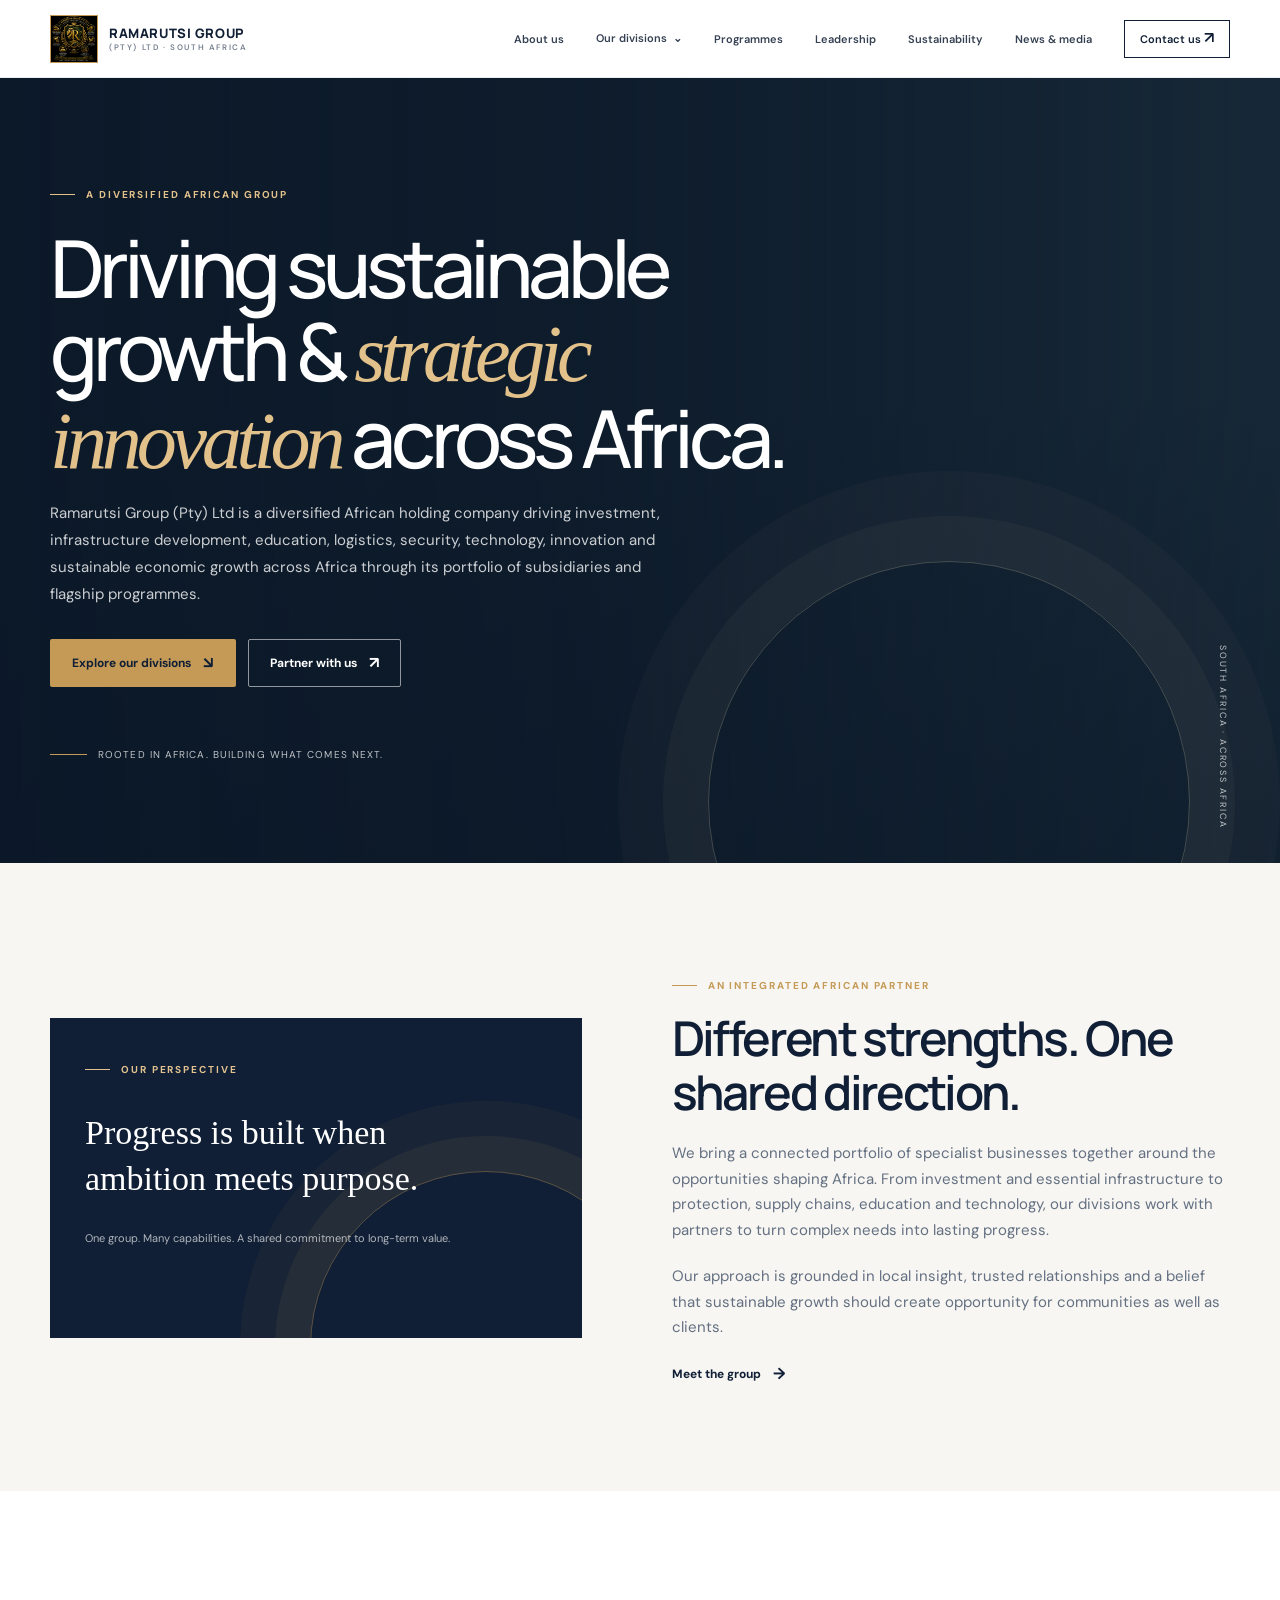
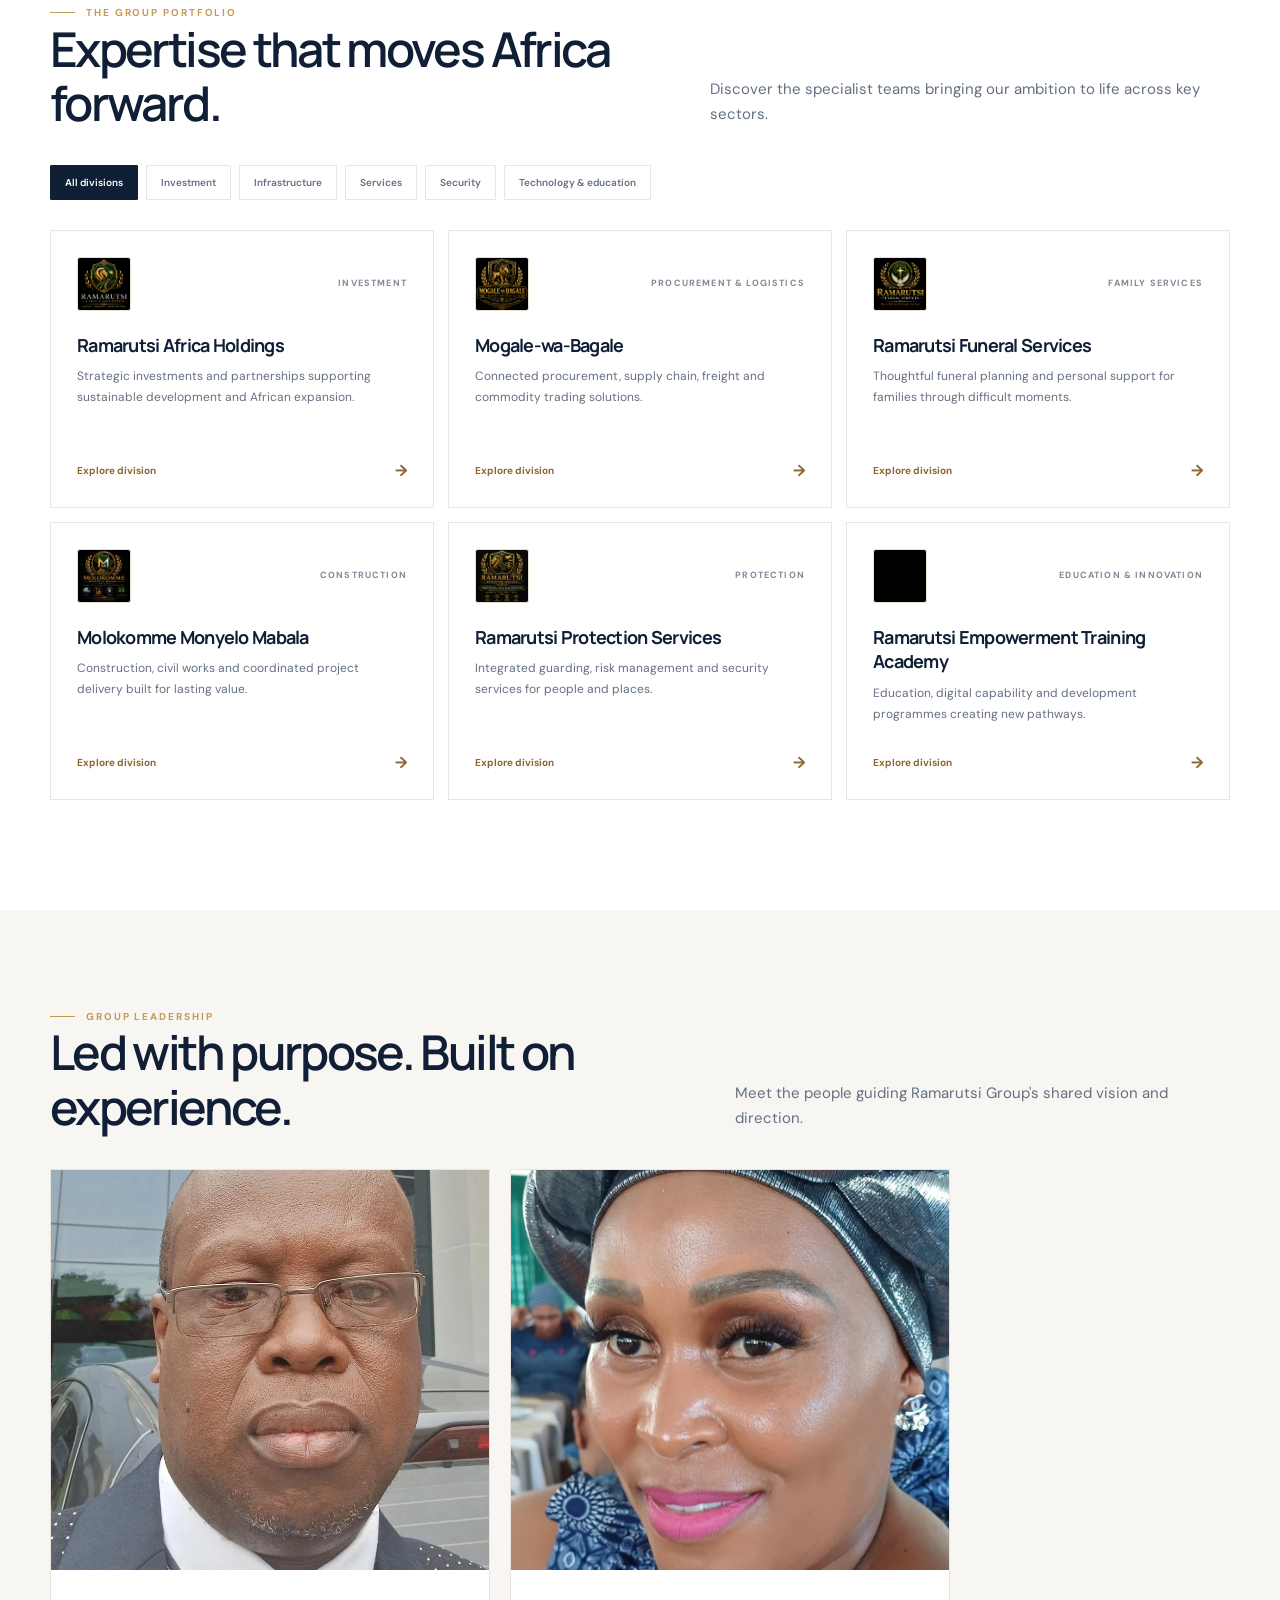
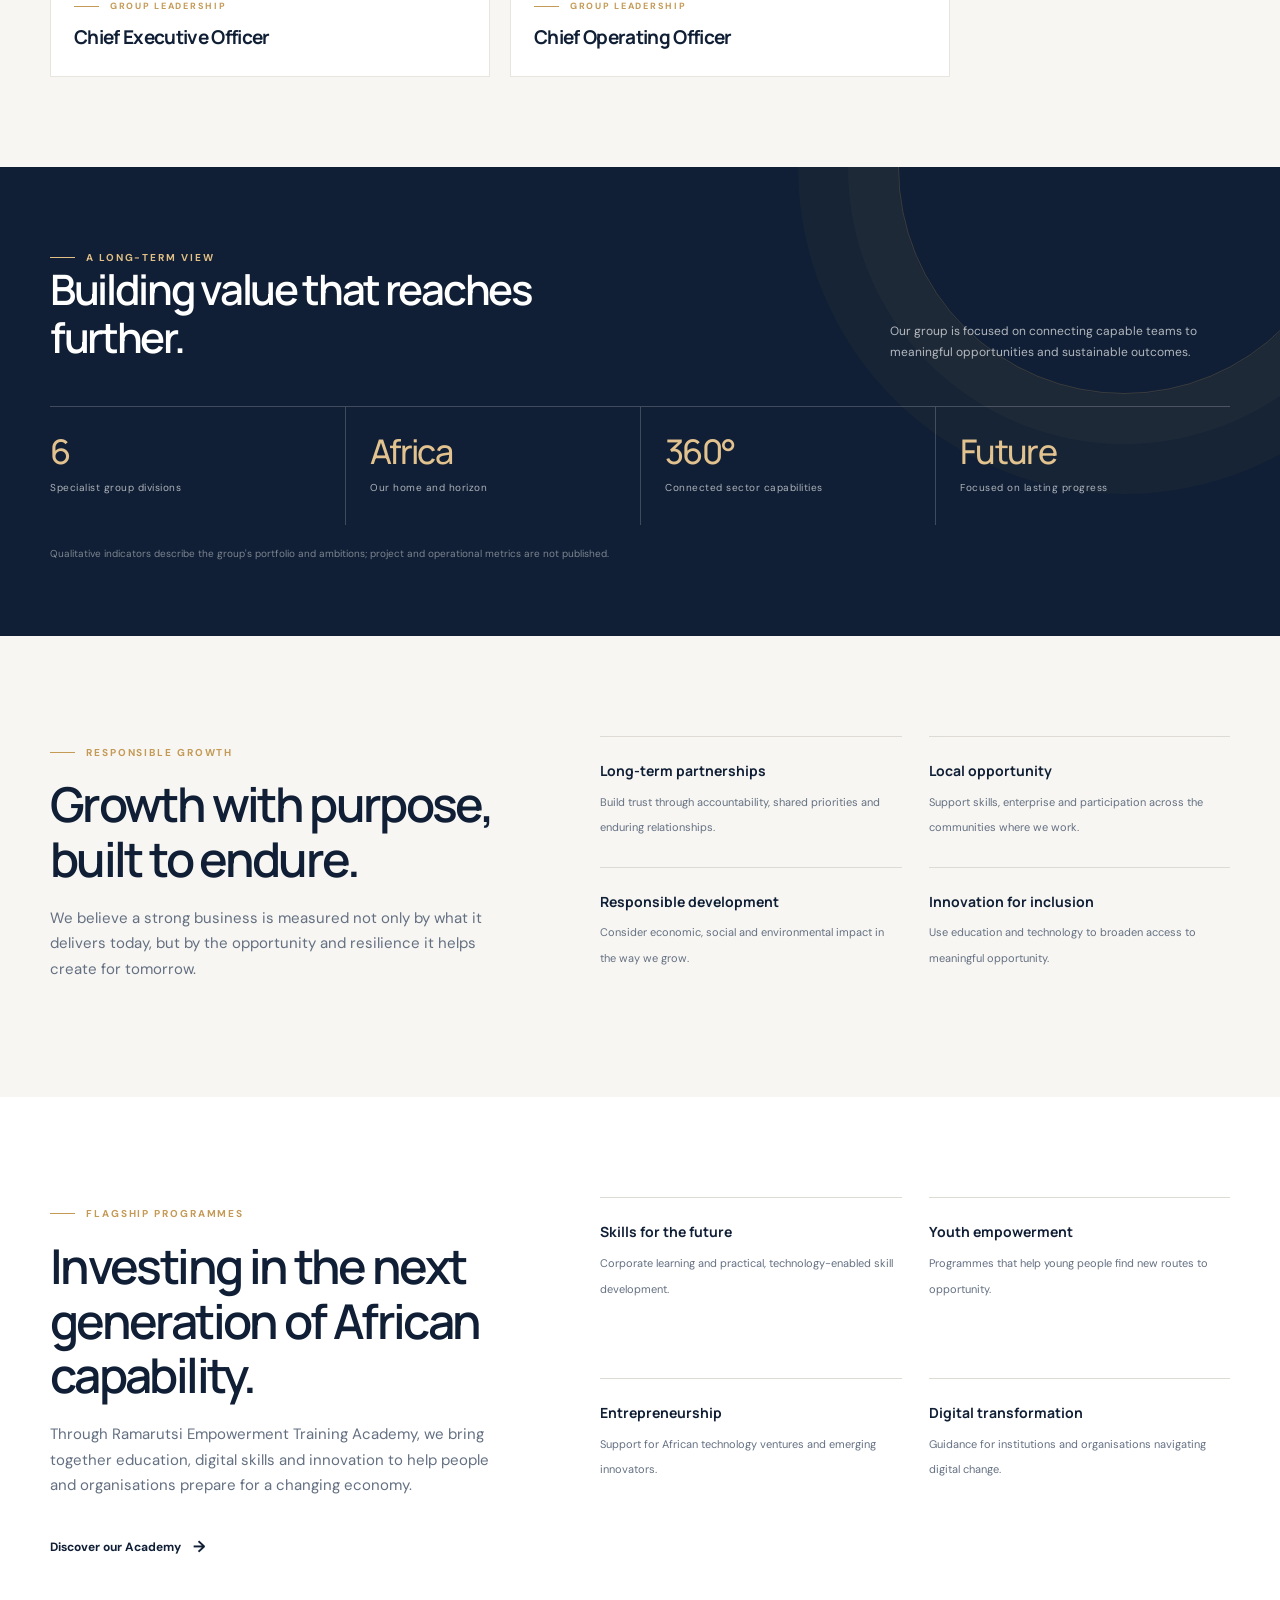
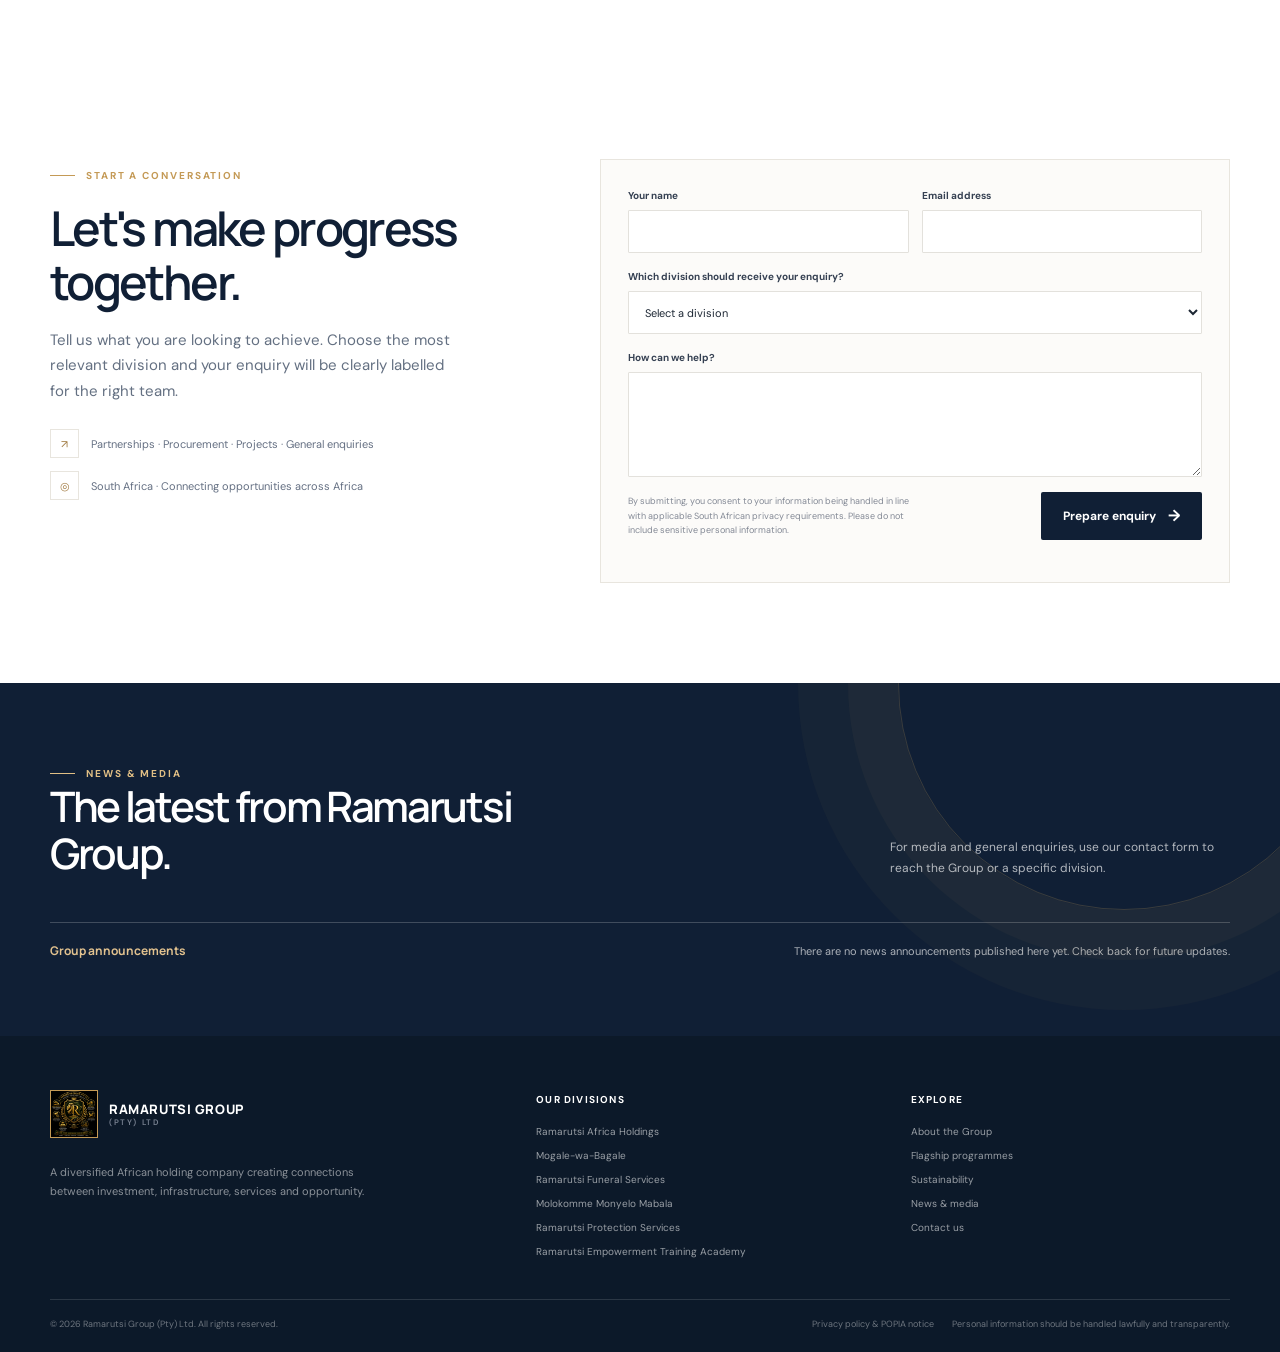
<file: ramarutsi-group-website/index.html>
<!doctype html>
<html lang="en-ZA">
<head>
  <meta charset="utf-8">
  <meta name="viewport" content="width=device-width, initial-scale=1">
  <meta name="theme-color" content="#101f35">
  <meta name="description" content="Ramarutsi Group is a diversified African holding company advancing investment, infrastructure, logistics, security, education and innovation.">
  <meta name="keywords" content="Ramarutsi Group, African investment, infrastructure, procurement, logistics, security services, education, South Africa">
  <meta property="og:title" content="Ramarutsi Group | Building Africa's next chapter">
  <meta property="og:description" content="A diversified African group delivering progress across investment, infrastructure, logistics, security, education and innovation.">
  <meta property="og:type" content="website">
  <title>Ramarutsi Group | Building Africa's next chapter</title>
  <link rel="preconnect" href="https://fonts.googleapis.com">
  <link rel="preconnect" href="https://fonts.gstatic.com" crossorigin>
  <link rel="preconnect" href="https://images.unsplash.com">
  <link rel="stylesheet" href="assets/css/style.css">
</head>
<body>
  <header class="site-header">
    <nav class="container nav-inner" aria-label="Main navigation">
      <a class="brand" href="index.html" aria-label="Ramarutsi Group home">
        <span class="brand-mark" aria-hidden="true"><img src="Ramarutsi%20Group%20Logo.jpeg" alt=""></span>
        <span class="brand-copy">Ramarutsi Group<small>(Pty) Ltd · South Africa</small></span>
      </a>
      <button class="menu-toggle" type="button" aria-label="Open navigation menu" aria-expanded="false" aria-controls="primary-navigation">☰</button>
      <ul class="nav-links" id="primary-navigation">
        <li><a href="#about">About us</a></li>
        <li class="nav-dropdown">
          <button type="button" aria-haspopup="true">Our divisions <span aria-hidden="true">⌄</span></button>
          <div class="dropdown-menu">
            <a href="companies/africa-holdings.html">Ramarutsi Africa Holdings</a>
            <a href="companies/mogale-wa-bagale.html">Mogale-wa-Bagale</a>
            <a href="companies/funeral-services.html">Ramarutsi Funeral Services</a>
            <a href="companies/molokomme-monyelo-mabala.html">Molokomme Monyelo Mabala</a>
            <a href="companies/protection-services.html">Ramarutsi Protection Services</a>
            <a href="companies/reta.html">Ramarutsi Empowerment Training Academy</a>
          </div>
        </li>
        <li><a href="#programmes">Programmes</a></li>
        <li><a href="#leadership">Leadership</a></li>
        <li><a href="#sustainability">Sustainability</a></li>
        <li><a href="#news">News &amp; media</a></li>
        <li><a class="nav-cta" href="#contact">Contact us <span class="arrow" aria-hidden="true">↗</span></a></li>
      </ul>
    </nav>
  </header>

  <main>
    <section class="hero" aria-labelledby="hero-title">
      <div class="container hero-content">
        <span class="eyebrow">A diversified African group</span>
        <h1 id="hero-title">Driving sustainable growth &amp; <em>strategic innovation</em> across Africa.</h1>
        <p>Ramarutsi Group (Pty) Ltd is a diversified African holding company driving investment, infrastructure development, education, logistics, security, technology, innovation and sustainable economic growth across Africa through its portfolio of subsidiaries and flagship programmes.</p>
        <div class="hero-actions">
          <a class="button button-gold" href="#divisions">Explore our divisions <span class="arrow" aria-hidden="true">↘</span></a>
          <a class="button button-outline" href="#contact">Partner with us <span class="arrow" aria-hidden="true">↗</span></a>
        </div>
        <div class="hero-note">Rooted in Africa. Building what comes next.</div>
      </div>
      <span class="hero-corner">South Africa · Across Africa</span>
    </section>

    <section class="intro" id="about">
      <div class="container intro-grid">
        <div class="intro-aside">
          <span class="eyebrow">Our perspective</span>
          <blockquote>Progress is built when ambition meets purpose.</blockquote>
          <p>One group. Many capabilities. A shared commitment to long-term value.</p>
        </div>
        <div class="intro-copy">
          <span class="eyebrow">An integrated African partner</span>
          <h2 class="section-heading">Different strengths. One shared direction.</h2>
          <p>We bring a connected portfolio of specialist businesses together around the opportunities shaping Africa. From investment and essential infrastructure to protection, supply chains, education and technology, our divisions work with partners to turn complex needs into lasting progress.</p>
          <p>Our approach is grounded in local insight, trusted relationships and a belief that sustainable growth should create opportunity for communities as well as clients.</p>
          <a class="intro-link" href="#divisions">Meet the group <span class="arrow" aria-hidden="true">→</span></a>
        </div>
      </div>
    </section>

    <section class="divisions" id="divisions">
      <div class="container">
        <div class="section-topline">
          <div>
            <span class="eyebrow">The group portfolio</span>
            <h2 class="section-heading">Expertise that moves Africa forward.</h2>
          </div>
          <p class="section-copy">Discover the specialist teams bringing our ambition to life across key sectors.</p>
        </div>
        <div class="filter-row" role="group" aria-label="Filter divisions by sector">
          <button class="filter-button" type="button" data-filter="all" aria-pressed="true">All divisions</button>
          <button class="filter-button" type="button" data-filter="investment" aria-pressed="false">Investment</button>
          <button class="filter-button" type="button" data-filter="infrastructure" aria-pressed="false">Infrastructure</button>
          <button class="filter-button" type="button" data-filter="services" aria-pressed="false">Services</button>
          <button class="filter-button" type="button" data-filter="security" aria-pressed="false">Security</button>
          <button class="filter-button" type="button" data-filter="technology" aria-pressed="false">Technology &amp; education</button>
        </div>
        <div class="division-grid">
          <article class="division-card" data-sectors="investment">
            <div class="division-top"><span class="division-icon division-logo"><img src="assets/images/division-africa-holdings.webp" alt="" loading="lazy" decoding="async"></span><span class="division-sector">Investment</span></div>
            <h3>Ramarutsi Africa Holdings</h3>
            <p>Strategic investments and partnerships supporting sustainable development and African expansion.</p>
            <a href="companies/africa-holdings.html"><span>Explore division</span><span aria-hidden="true">→</span></a>
          </article>
          <article class="division-card" data-sectors="services infrastructure">
            <div class="division-top"><span class="division-icon division-logo"><img src="assets/images/division-mogale-wa-bagale.webp" alt="" loading="lazy" decoding="async"></span><span class="division-sector">Procurement &amp; logistics</span></div>
            <h3>Mogale-wa-Bagale</h3>
            <p>Connected procurement, supply chain, freight and commodity trading solutions.</p>
            <a href="companies/mogale-wa-bagale.html"><span>Explore division</span><span aria-hidden="true">→</span></a>
          </article>
          <article class="division-card" data-sectors="services">
            <div class="division-top"><span class="division-icon division-logo"><img src="assets/images/division-funeral-services.webp" alt="" loading="lazy" decoding="async"></span><span class="division-sector">Family services</span></div>
            <h3>Ramarutsi Funeral Services</h3>
            <p>Thoughtful funeral planning and personal support for families through difficult moments.</p>
            <a href="companies/funeral-services.html"><span>Explore division</span><span aria-hidden="true">→</span></a>
          </article>
          <article class="division-card" data-sectors="infrastructure services">
            <div class="division-top"><span class="division-icon division-logo"><img src="assets/images/division-molokomme-monyelo-mabala.webp" alt="" loading="lazy" decoding="async"></span><span class="division-sector">Construction</span></div>
            <h3>Molokomme Monyelo Mabala</h3>
            <p>Construction, civil works and coordinated project delivery built for lasting value.</p>
            <a href="companies/molokomme-monyelo-mabala.html"><span>Explore division</span><span aria-hidden="true">→</span></a>
          </article>
          <article class="division-card" data-sectors="security services">
            <div class="division-top"><span class="division-icon division-logo"><img src="assets/images/division-protection-services.webp" alt="" loading="lazy" decoding="async"></span><span class="division-sector">Protection</span></div>
            <h3>Ramarutsi Protection Services</h3>
            <p>Integrated guarding, risk management and security services for people and places.</p>
            <a href="companies/protection-services.html"><span>Explore division</span><span aria-hidden="true">→</span></a>
          </article>
          <article class="division-card" data-sectors="technology">
            <div class="division-top"><span class="division-icon division-logo"><img src="assets/images/division-reta.webp" alt="" loading="lazy" decoding="async"></span><span class="division-sector">Education &amp; innovation</span></div>
            <h3>Ramarutsi Empowerment Training Academy</h3>
            <p>Education, digital capability and development programmes creating new pathways.</p>
            <a href="companies/reta.html"><span>Explore division</span><span aria-hidden="true">→</span></a>
          </article>
        </div>
      </div>
    </section>

    <section class="leadership" id="leadership">
      <div class="container">
        <div class="section-topline">
          <div>
            <span class="eyebrow">Group leadership</span>
            <h2 class="section-heading">Led with purpose. Built on experience.</h2>
          </div>
          <p class="section-copy">Meet the people guiding Ramarutsi Group's shared vision and direction.</p>
        </div>
        <div class="leadership-grid">
          <figure class="leader-card">
            <div class="leader-image"><img src="assets/images/leader-ceo.webp" alt="Ramarutsi Group Chief Executive Officer wearing glasses" loading="lazy" decoding="async"></div>
            <figcaption><span class="eyebrow">Group leadership</span><h3>Chief Executive Officer</h3></figcaption>
          </figure>
          <figure class="leader-card">
            <div class="leader-image"><img src="assets/images/leader-coo.webp" alt="Ramarutsi Group Chief Operating Officer wearing blue" loading="lazy" decoding="async"></div>
            <figcaption><span class="eyebrow">Group leadership</span><h3>Chief Operating Officer</h3></figcaption>
          </figure>
        </div>
      </div>
    </section>

    <section class="impact" aria-labelledby="impact-title">
      <div class="container">
        <div class="impact-header">
          <div><span class="eyebrow">A long-term view</span><h2 class="section-heading" id="impact-title">Building value that reaches further.</h2></div>
          <p>Our group is focused on connecting capable teams to meaningful opportunities and sustainable outcomes.</p>
        </div>
        <div class="metric-grid">
          <div class="metric"><strong>6</strong><span>Specialist group divisions</span></div>
          <div class="metric"><strong>Africa</strong><span>Our home and horizon</span></div>
          <div class="metric"><strong>360°</strong><span>Connected sector capabilities</span></div>
          <div class="metric"><strong>Future</strong><span>Focused on lasting progress</span></div>
        </div>
        <p class="impact-note">Qualitative indicators describe the group's portfolio and ambitions; project and operational metrics are not published.</p>
      </div>
    </section>

    <section class="values" id="sustainability">
      <div class="container values-grid">
        <div class="values-copy">
          <span class="eyebrow">Responsible growth</span>
          <h2 class="section-heading">Growth with purpose, built to endure.</h2>
          <p>We believe a strong business is measured not only by what it delivers today, but by the opportunity and resilience it helps create for tomorrow.</p>
        </div>
        <ul class="value-list">
          <li><strong>Long-term partnerships</strong><span>Build trust through accountability, shared priorities and enduring relationships.</span></li>
          <li><strong>Local opportunity</strong><span>Support skills, enterprise and participation across the communities where we work.</span></li>
          <li><strong>Responsible development</strong><span>Consider economic, social and environmental impact in the way we grow.</span></li>
          <li><strong>Innovation for inclusion</strong><span>Use education and technology to broaden access to meaningful opportunity.</span></li>
        </ul>
      </div>
    </section>

    <section class="values" id="programmes" style="background:#fff">
      <div class="container values-grid">
        <div class="values-copy">
          <span class="eyebrow">Flagship programmes</span>
          <h2 class="section-heading">Investing in the next generation of African capability.</h2>
          <p>Through Ramarutsi Empowerment Training Academy, we bring together education, digital skills and innovation to help people and organisations prepare for a changing economy.</p>
          <a class="intro-link" href="companies/reta.html">Discover our Academy <span class="arrow" aria-hidden="true">→</span></a>
        </div>
        <ul class="value-list">
          <li><strong>Skills for the future</strong><span>Corporate learning and practical, technology-enabled skill development.</span></li>
          <li><strong>Youth empowerment</strong><span>Programmes that help young people find new routes to opportunity.</span></li>
          <li><strong>Entrepreneurship</strong><span>Support for African technology ventures and emerging innovators.</span></li>
          <li><strong>Digital transformation</strong><span>Guidance for institutions and organisations navigating digital change.</span></li>
        </ul>
      </div>
    </section>

    <section class="contact" id="contact">
      <div class="container contact-grid">
        <div class="contact-copy">
          <span class="eyebrow">Start a conversation</span>
          <h2 class="section-heading">Let's make progress together.</h2>
          <p>Tell us what you are looking to achieve. Choose the most relevant division and your enquiry will be clearly labelled for the right team.</p>
          <div class="contact-detail"><span aria-hidden="true">↗</span><span>Partnerships · Procurement · Projects · General enquiries</span></div>
          <div class="contact-detail"><span aria-hidden="true">◎</span><span>South Africa · Connecting opportunities across Africa</span></div>
        </div>
        <form class="contact-form" id="contact-form">
          <div class="field"><label for="name">Your name</label><input id="name" name="name" autocomplete="name" required></div>
          <div class="field"><label for="email">Email address</label><input id="email" name="email" type="email" autocomplete="email" required></div>
          <div class="field field-full"><label for="division">Which division should receive your enquiry?</label>
            <select id="division" name="division" required>
              <option value="" disabled selected>Select a division</option>
              <option value="africa-holdings">Ramarutsi Africa Holdings</option>
              <option value="mogale-wa-bagale">Mogale-wa-Bagale</option>
              <option value="funeral-services">Ramarutsi Funeral Services</option>
              <option value="molokomme-monyelo-mabala">Molokomme Monyelo Mabala</option>
              <option value="protection-services">Ramarutsi Protection Services</option>
              <option value="reta">Ramarutsi Empowerment Training Academy</option>
              <option value="group">Ramarutsi Group — general enquiry</option>
            </select>
          </div>
          <div class="field field-full"><label for="message">How can we help?</label><textarea id="message" name="message" required></textarea></div>
          <div class="form-foot">
            <p>By submitting, you consent to your information being handled in line with applicable South African privacy requirements. Please do not include sensitive personal information.</p>
            <button class="button button-dark" type="submit">Prepare enquiry <span class="arrow" aria-hidden="true">→</span></button>
          </div>
          <p class="form-status" id="form-status" role="status" aria-live="polite" tabindex="-1"></p>
        </form>
      </div>
    </section>

    <section id="news" class="impact" aria-label="News and media">
      <div class="container impact-header">
        <div><span class="eyebrow">News &amp; media</span><h2 class="section-heading">The latest from Ramarutsi Group.</h2></div>
        <p>For media and general enquiries, use our contact form to reach the Group or a specific division.</p>
      </div>
      <div class="container news-strip"><strong>Group announcements</strong><p>There are no news announcements published here yet. Check back for future updates.</p></div>
    </section>
  </main>

  <footer class="site-footer">
    <div class="container">
      <div class="footer-top">
        <div class="footer-brand">
          <a class="brand" href="index.html"><span class="brand-mark" aria-hidden="true"><img src="Ramarutsi%20Group%20Logo.jpeg" alt=""></span><span class="brand-copy">Ramarutsi Group<small>(Pty) Ltd</small></span></a>
          <p>A diversified African holding company creating connections between investment, infrastructure, services and opportunity.</p>
        </div>
        <div class="footer-column"><h3>Our divisions</h3><div class="footer-links">
          <a href="companies/africa-holdings.html">Ramarutsi Africa Holdings</a><a href="companies/mogale-wa-bagale.html">Mogale-wa-Bagale</a><a href="companies/funeral-services.html">Ramarutsi Funeral Services</a><a href="companies/molokomme-monyelo-mabala.html">Molokomme Monyelo Mabala</a><a href="companies/protection-services.html">Ramarutsi Protection Services</a><a href="companies/reta.html">Ramarutsi Empowerment Training Academy</a>
        </div></div>
        <div class="footer-column"><h3>Explore</h3><div class="footer-links">
          <a href="#about">About the Group</a><a href="#programmes">Flagship programmes</a><a href="#sustainability">Sustainability</a><a href="#news">News &amp; media</a><a href="#contact">Contact us</a>
        </div></div>
      </div>
      <div class="footer-bottom"><span>© <span data-year></span> Ramarutsi Group (Pty) Ltd. All rights reserved.</span>      <div class="footer-legal"><a href="privacy.html">Privacy policy &amp; POPIA notice</a><span>Personal information should be handled lawfully and transparently.</span></div></div>
    </div>
  </footer>
  <script src="assets/js/main.js" defer></script>
</body>
</html>
</file>
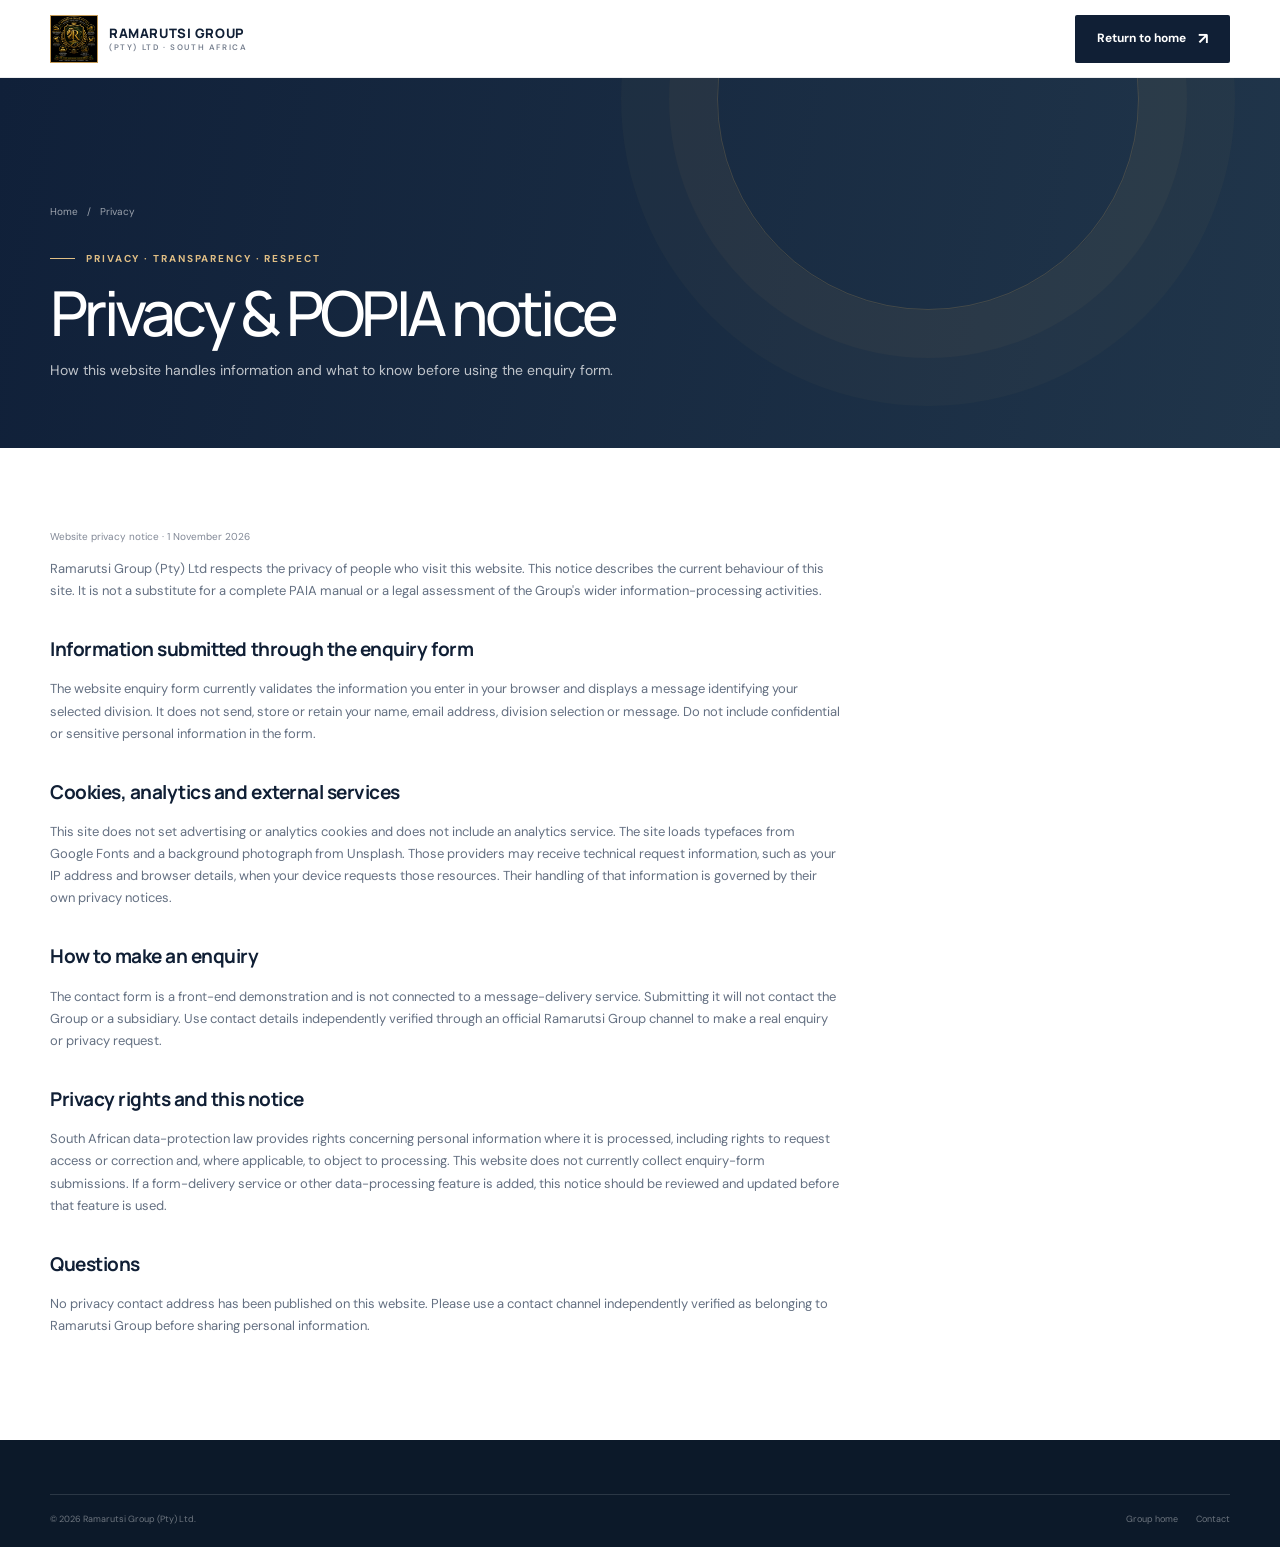
<file: ramarutsi-group-website/privacy.html>
<!doctype html>
<html lang="en-ZA">
<head>
  <meta charset="utf-8">
  <meta name="viewport" content="width=device-width, initial-scale=1">
  <meta name="theme-color" content="#101f35">
  <meta name="description" content="Privacy and POPIA notice for the Ramarutsi Group website.">
  <title>Privacy &amp; POPIA Notice | Ramarutsi Group</title>
  <link rel="stylesheet" href="assets/css/style.css">
</head>
<body>
  <header class="site-header"><nav class="container nav-inner" aria-label="Main navigation">
    <a class="brand" href="index.html"><span class="brand-mark" aria-hidden="true"><img src="Ramarutsi%20Group%20Logo.jpeg" alt=""></span><span class="brand-copy">Ramarutsi Group<small>(Pty) Ltd · South Africa</small></span></a>
    <a class="button button-dark" href="index.html">Return to home <span class="arrow" aria-hidden="true">↗</span></a>
  </nav></header>
  <main>
    <section class="page-hero"><div class="container page-hero-content">
      <div class="breadcrumbs"><a href="index.html">Home</a><span aria-hidden="true">/</span><span>Privacy</span></div>
      <span class="eyebrow">Privacy · Transparency · Respect</span>
      <h1>Privacy &amp; POPIA notice</h1>
      <p>How this website handles information and what to know before using the enquiry form.</p>
    </div></section>
    <article class="container policy-content">
      <p class="policy-updated">Website privacy notice · 1 November 2026</p>
      <p>Ramarutsi Group (Pty) Ltd respects the privacy of people who visit this website. This notice describes the current behaviour of this site. It is not a substitute for a complete PAIA manual or a legal assessment of the Group's wider information-processing activities.</p>
      <h2>Information submitted through the enquiry form</h2>
      <p>The website enquiry form currently validates the information you enter in your browser and displays a message identifying your selected division. It does not send, store or retain your name, email address, division selection or message. Do not include confidential or sensitive personal information in the form.</p>
      <h2>Cookies, analytics and external services</h2>
      <p>This site does not set advertising or analytics cookies and does not include an analytics service. The site loads typefaces from Google Fonts and a background photograph from Unsplash. Those providers may receive technical request information, such as your IP address and browser details, when your device requests those resources. Their handling of that information is governed by their own privacy notices.</p>
      <h2>How to make an enquiry</h2>
      <p>The contact form is a front-end demonstration and is not connected to a message-delivery service. Submitting it will not contact the Group or a subsidiary. Use contact details independently verified through an official Ramarutsi Group channel to make a real enquiry or privacy request.</p>
      <h2>Privacy rights and this notice</h2>
      <p>South African data-protection law provides rights concerning personal information where it is processed, including rights to request access or correction and, where applicable, to object to processing. This website does not currently collect enquiry-form submissions. If a form-delivery service or other data-processing feature is added, this notice should be reviewed and updated before that feature is used.</p>
      <h2>Questions</h2>
      <p>No privacy contact address has been published on this website. Please use a contact channel independently verified as belonging to Ramarutsi Group before sharing personal information.</p>
    </article>
  </main>
  <footer class="site-footer"><div class="container footer-bottom"><span>© <span data-year></span> Ramarutsi Group (Pty) Ltd.</span><div class="footer-legal"><a href="index.html">Group home</a><a href="index.html#contact">Contact</a></div></div></footer>
  <script src="assets/js/main.js" defer></script>
</body>
</html>
</file>
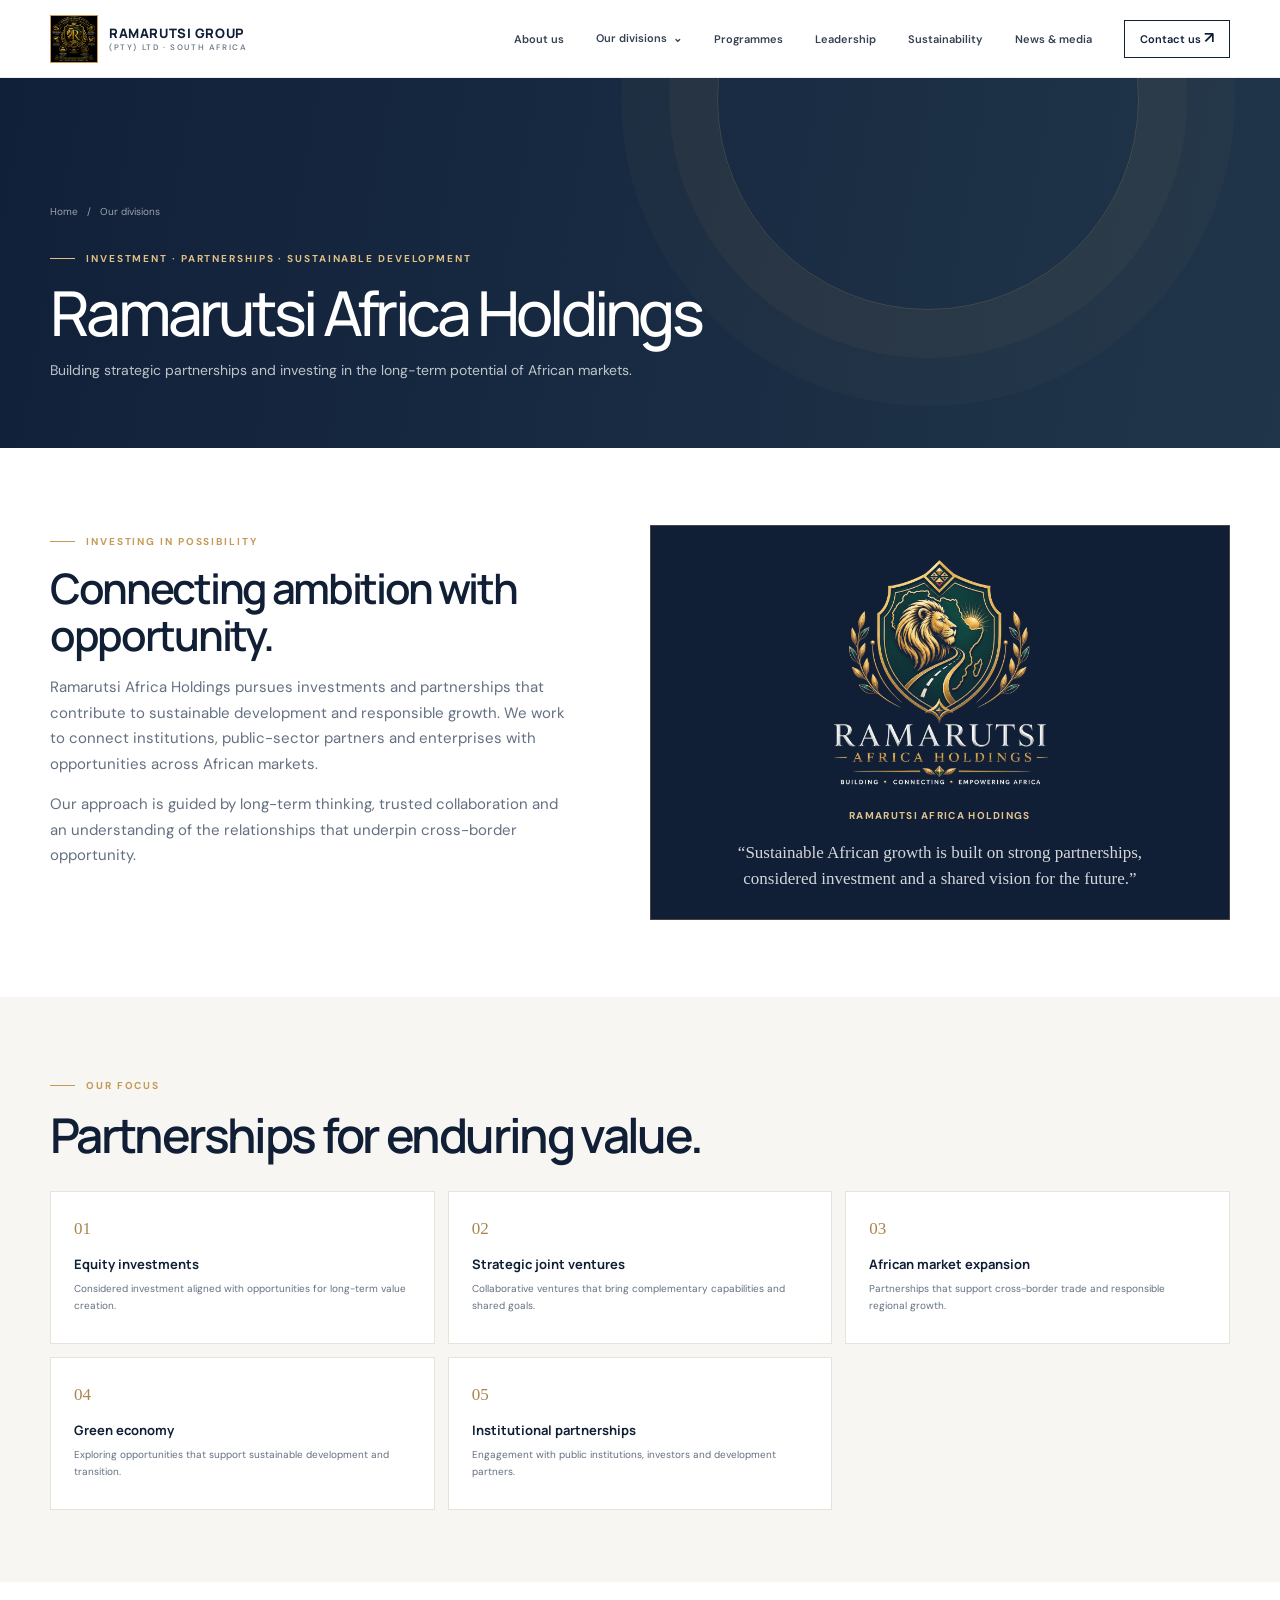
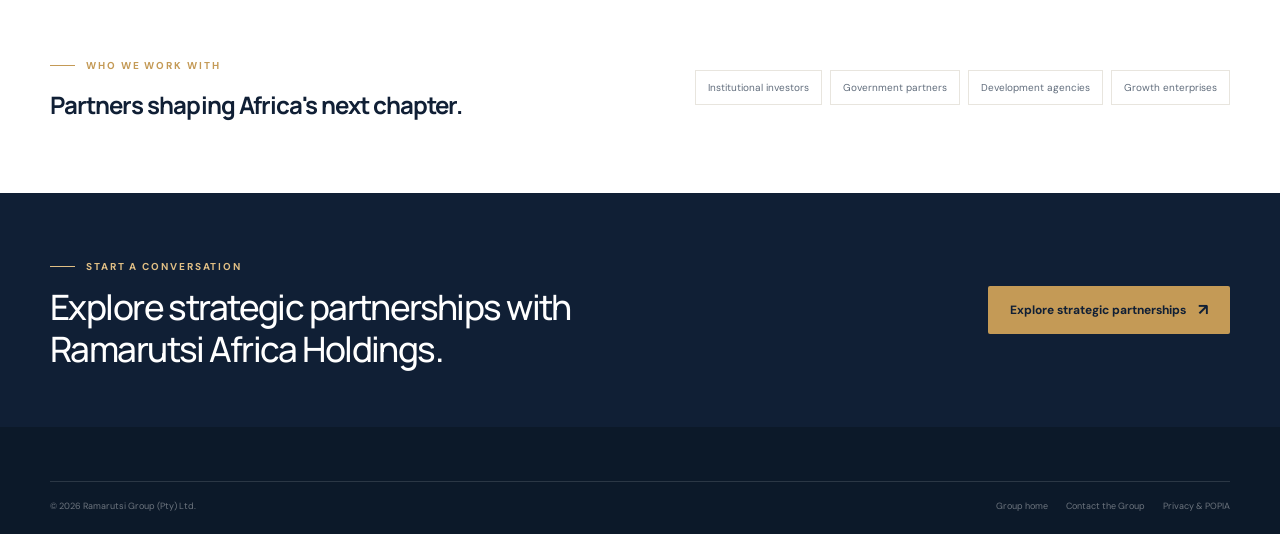
<file: ramarutsi-group-website/companies/africa-holdings.html>
<!doctype html>
<html lang="en-ZA">
<head>
  <meta charset="utf-8">
  <meta name="viewport" content="width=device-width, initial-scale=1">
  <meta name="theme-color" content="#101f35">
  <meta name="description" content="Ramarutsi Africa Holdings advances strategic investment, partnerships and sustainable development across Africa.">
  <title>Ramarutsi Africa Holdings | Ramarutsi Group</title>
  <link rel="stylesheet" href="../assets/css/style.css">
</head>
<body>
  <header class="site-header"><nav class="container nav-inner" aria-label="Main navigation">
    <a class="brand" href="../index.html"><span class="brand-mark" aria-hidden="true"><img src="../Ramarutsi%20Group%20Logo.jpeg" alt=""></span><span class="brand-copy">Ramarutsi Group<small>(Pty) Ltd · South Africa</small></span></a>
    <button class="menu-toggle" type="button" aria-label="Open navigation menu" aria-expanded="false" aria-controls="primary-navigation">☰</button>
    <ul class="nav-links" id="primary-navigation">
      <li><a href="../index.html#about">About us</a></li>
      <li class="nav-dropdown"><button type="button" aria-haspopup="true">Our divisions <span aria-hidden="true">⌄</span></button><div class="dropdown-menu">
        <a href="africa-holdings.html">Ramarutsi Africa Holdings</a><a href="mogale-wa-bagale.html">Mogale-wa-Bagale</a><a href="funeral-services.html">Ramarutsi Funeral Services</a><a href="molokomme-monyelo-mabala.html">Molokomme Monyelo Mabala</a><a href="protection-services.html">Ramarutsi Protection Services</a><a href="reta.html">Ramarutsi Empowerment Training Academy</a>
      </div></li>
      <li><a href="../index.html#programmes">Programmes</a></li><li><a href="../index.html#leadership">Leadership</a></li><li><a href="../index.html#sustainability">Sustainability</a></li><li><a href="../index.html#news">News &amp; media</a></li>
      <li><a class="nav-cta" href="../index.html#contact">Contact us <span class="arrow" aria-hidden="true">↗</span></a></li>
    </ul>
  </nav></header>
  <main>
    <section class="page-hero"><div class="container page-hero-content">
      <div class="breadcrumbs"><a href="../index.html">Home</a><span aria-hidden="true">/</span><span>Our divisions</span></div>
      <span class="eyebrow">Investment · Partnerships · Sustainable development</span>
      <h1>Ramarutsi Africa Holdings</h1>
      <p>Building strategic partnerships and investing in the long-term potential of African markets.</p>
    </div></section>
    <section class="company-intro"><div class="container company-grid">
      <div><span class="eyebrow">Investing in possibility</span><h2 class="section-heading">Connecting ambition with opportunity.</h2><p>Ramarutsi Africa Holdings pursues investments and partnerships that contribute to sustainable development and responsible growth. We work to connect institutions, public-sector partners and enterprises with opportunities across African markets.</p><p>Our approach is guided by long-term thinking, trusted collaboration and an understanding of the relationships that underpin cross-border opportunity.</p></div>
      <figure class="company-visual"><img src="../assets/images/division-africa-holdings.webp" alt="Ramarutsi Africa Holdings emblem" loading="lazy" decoding="async"><figcaption>Ramarutsi Africa Holdings</figcaption><blockquote>“Sustainable African growth is built on strong partnerships, considered investment and a shared vision for the future.”</blockquote></figure>
    </div></section>
    <section class="focus-section"><div class="container">
      <span class="eyebrow">Our focus</span><h2 class="section-heading">Partnerships for enduring value.</h2>
      <div class="focus-grid">
        <article class="focus-item"><span class="focus-number">01</span><h3>Equity investments</h3><p>Considered investment aligned with opportunities for long-term value creation.</p></article>
        <article class="focus-item"><span class="focus-number">02</span><h3>Strategic joint ventures</h3><p>Collaborative ventures that bring complementary capabilities and shared goals.</p></article>
        <article class="focus-item"><span class="focus-number">03</span><h3>African market expansion</h3><p>Partnerships that support cross-border trade and responsible regional growth.</p></article>
        <article class="focus-item"><span class="focus-number">04</span><h3>Green economy</h3><p>Exploring opportunities that support sustainable development and transition.</p></article>
        <article class="focus-item"><span class="focus-number">05</span><h3>Institutional partnerships</h3><p>Engagement with public institutions, investors and development partners.</p></article>
      </div>
    </div></section>
    <section class="audience"><div class="container audience-inner"><div><span class="eyebrow">Who we work with</span><h2>Partners shaping Africa's next chapter.</h2></div><div class="audience-tags"><span>Institutional investors</span><span>Government partners</span><span>Development agencies</span><span>Growth enterprises</span></div></div></section>
    <section class="company-cta"><div class="container company-cta-inner"><div><span class="eyebrow">Start a conversation</span><h2>Explore strategic partnerships with Ramarutsi Africa Holdings.</h2></div><a class="button button-gold" href="../index.html?division=africa-holdings#contact">Explore strategic partnerships <span class="arrow" aria-hidden="true">↗</span></a></div></section>
  </main>
  <footer class="site-footer"><div class="container footer-bottom"><span>© <span data-year></span> Ramarutsi Group (Pty) Ltd.</span><div class="footer-legal"><a href="../index.html">Group home</a><a href="../index.html#contact">Contact the Group</a><a href="../privacy.html">Privacy &amp; POPIA</a></div></div></footer>
  <script src="../assets/js/main.js" defer></script>
</body>
</html>
</file>
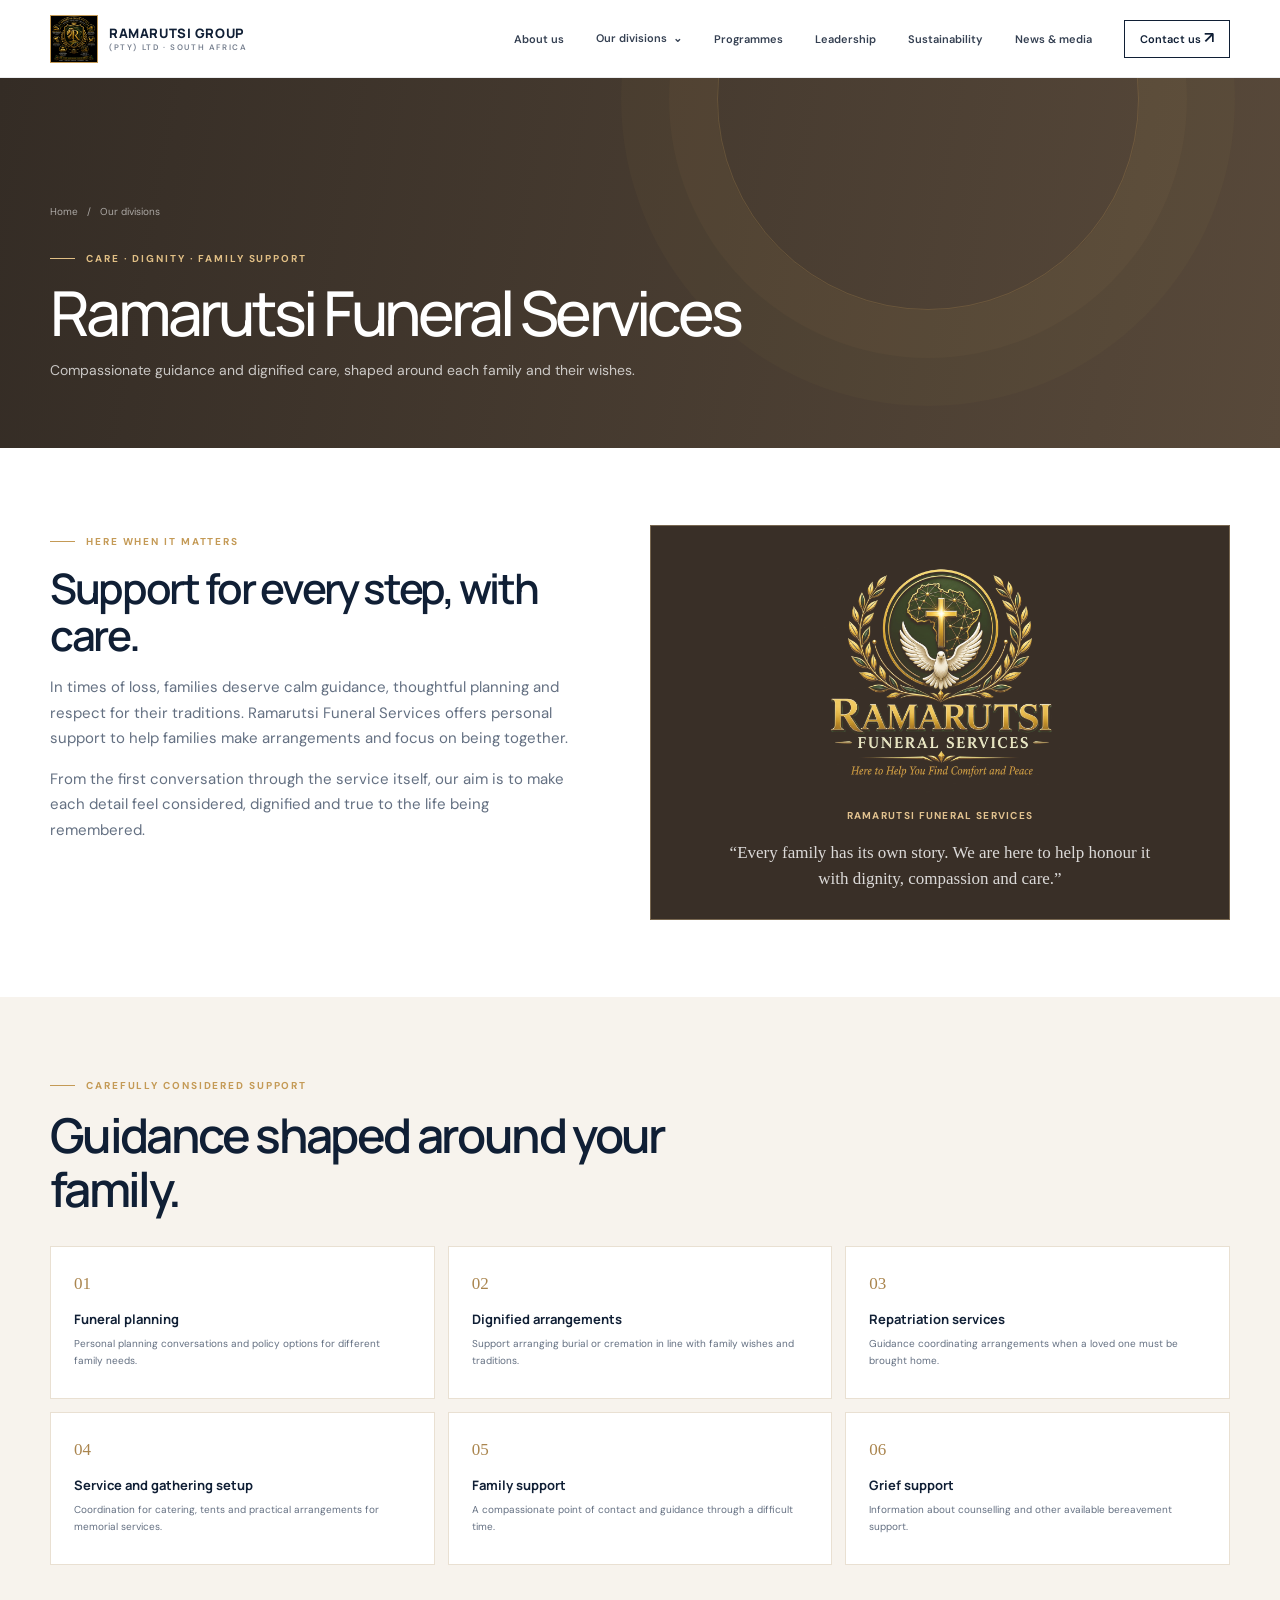
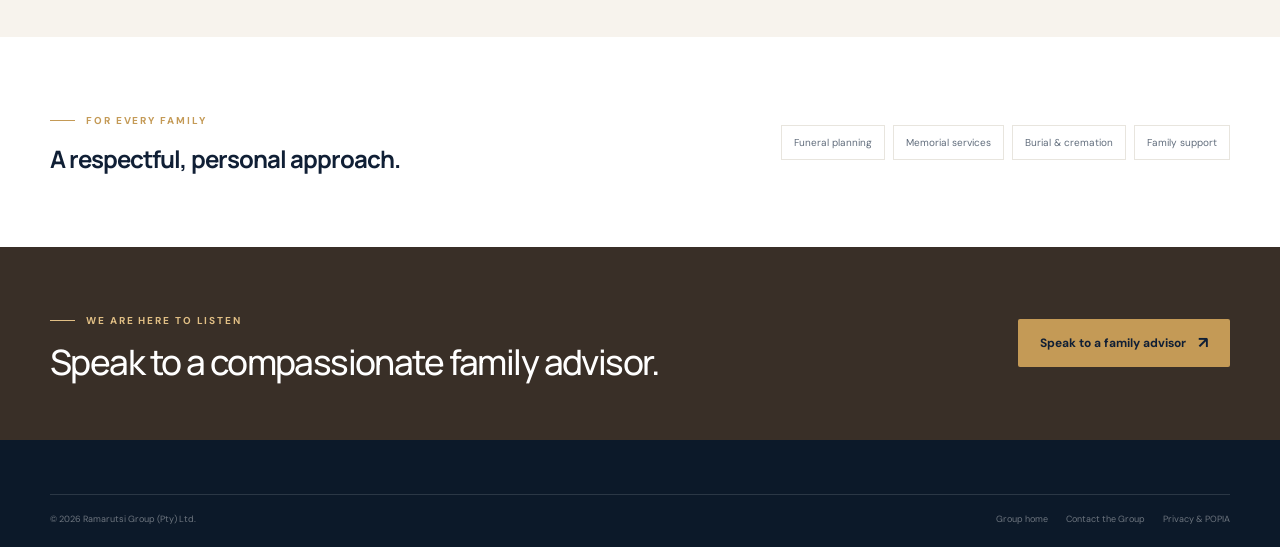
<file: ramarutsi-group-website/companies/funeral-services.html>
<!doctype html>
<html lang="en-ZA">
<head>
  <meta charset="utf-8">
  <meta name="viewport" content="width=device-width, initial-scale=1">
  <meta name="theme-color" content="#392f27">
  <meta name="description" content="Ramarutsi Funeral Services offers compassionate funeral planning, dignified arrangements and family support.">
  <title>Ramarutsi Funeral Services | Ramarutsi Group</title>
  <link rel="stylesheet" href="../assets/css/style.css">
</head>
<body class="funeral-page">
  <header class="site-header"><nav class="container nav-inner" aria-label="Main navigation">
    <a class="brand" href="../index.html"><span class="brand-mark" aria-hidden="true"><img src="../Ramarutsi%20Group%20Logo.jpeg" alt=""></span><span class="brand-copy">Ramarutsi Group<small>(Pty) Ltd · South Africa</small></span></a>
    <button class="menu-toggle" type="button" aria-label="Open navigation menu" aria-expanded="false" aria-controls="primary-navigation">☰</button>
    <ul class="nav-links" id="primary-navigation">
      <li><a href="../index.html#about">About us</a></li>
      <li class="nav-dropdown"><button type="button" aria-haspopup="true">Our divisions <span aria-hidden="true">⌄</span></button><div class="dropdown-menu">
        <a href="africa-holdings.html">Ramarutsi Africa Holdings</a><a href="mogale-wa-bagale.html">Mogale-wa-Bagale</a><a href="funeral-services.html">Ramarutsi Funeral Services</a><a href="molokomme-monyelo-mabala.html">Molokomme Monyelo Mabala</a><a href="protection-services.html">Ramarutsi Protection Services</a><a href="reta.html">Ramarutsi Empowerment Training Academy</a>
      </div></li>
      <li><a href="../index.html#programmes">Programmes</a></li><li><a href="../index.html#leadership">Leadership</a></li><li><a href="../index.html#sustainability">Sustainability</a></li><li><a href="../index.html#news">News &amp; media</a></li>
      <li><a class="nav-cta" href="../index.html#contact">Contact us <span class="arrow" aria-hidden="true">↗</span></a></li>
    </ul>
  </nav></header>
  <main>
    <section class="page-hero"><div class="container page-hero-content">
      <div class="breadcrumbs"><a href="../index.html">Home</a><span aria-hidden="true">/</span><span>Our divisions</span></div>
      <span class="eyebrow">Care · Dignity · Family support</span>
      <h1>Ramarutsi Funeral Services</h1>
      <p>Compassionate guidance and dignified care, shaped around each family and their wishes.</p>
    </div></section>
    <section class="company-intro"><div class="container company-grid">
      <div><span class="eyebrow">Here when it matters</span><h2 class="section-heading">Support for every step, with care.</h2><p>In times of loss, families deserve calm guidance, thoughtful planning and respect for their traditions. Ramarutsi Funeral Services offers personal support to help families make arrangements and focus on being together.</p><p>From the first conversation through the service itself, our aim is to make each detail feel considered, dignified and true to the life being remembered.</p></div>
      <figure class="company-visual"><img src="../assets/images/division-funeral-services.webp" alt="Ramarutsi Funeral Services emblem" loading="lazy" decoding="async"><figcaption>Ramarutsi Funeral Services</figcaption><blockquote>“Every family has its own story. We are here to help honour it with dignity, compassion and care.”</blockquote></figure>
    </div></section>
    <section class="focus-section"><div class="container">
      <span class="eyebrow">Carefully considered support</span><h2 class="section-heading">Guidance shaped around your family.</h2>
      <div class="focus-grid">
        <article class="focus-item"><span class="focus-number">01</span><h3>Funeral planning</h3><p>Personal planning conversations and policy options for different family needs.</p></article>
        <article class="focus-item"><span class="focus-number">02</span><h3>Dignified arrangements</h3><p>Support arranging burial or cremation in line with family wishes and traditions.</p></article>
        <article class="focus-item"><span class="focus-number">03</span><h3>Repatriation services</h3><p>Guidance coordinating arrangements when a loved one must be brought home.</p></article>
        <article class="focus-item"><span class="focus-number">04</span><h3>Service and gathering setup</h3><p>Coordination for catering, tents and practical arrangements for memorial services.</p></article>
        <article class="focus-item"><span class="focus-number">05</span><h3>Family support</h3><p>A compassionate point of contact and guidance through a difficult time.</p></article>
        <article class="focus-item"><span class="focus-number">06</span><h3>Grief support</h3><p>Information about counselling and other available bereavement support.</p></article>
      </div>
    </div></section>
    <section class="audience"><div class="container audience-inner"><div><span class="eyebrow">For every family</span><h2>A respectful, personal approach.</h2></div><div class="audience-tags"><span>Funeral planning</span><span>Memorial services</span><span>Burial &amp; cremation</span><span>Family support</span></div></div></section>
    <section class="company-cta"><div class="container company-cta-inner"><div><span class="eyebrow">We are here to listen</span><h2>Speak to a compassionate family advisor.</h2></div><a class="button button-gold" href="../index.html?division=funeral-services#contact">Speak to a family advisor <span class="arrow" aria-hidden="true">↗</span></a></div></section>
  </main>
  <footer class="site-footer"><div class="container footer-bottom"><span>© <span data-year></span> Ramarutsi Group (Pty) Ltd.</span><div class="footer-legal"><a href="../index.html">Group home</a><a href="../index.html#contact">Contact the Group</a><a href="../privacy.html">Privacy &amp; POPIA</a></div></div></footer>
  <script src="../assets/js/main.js" defer></script>
</body>
</html>
</file>
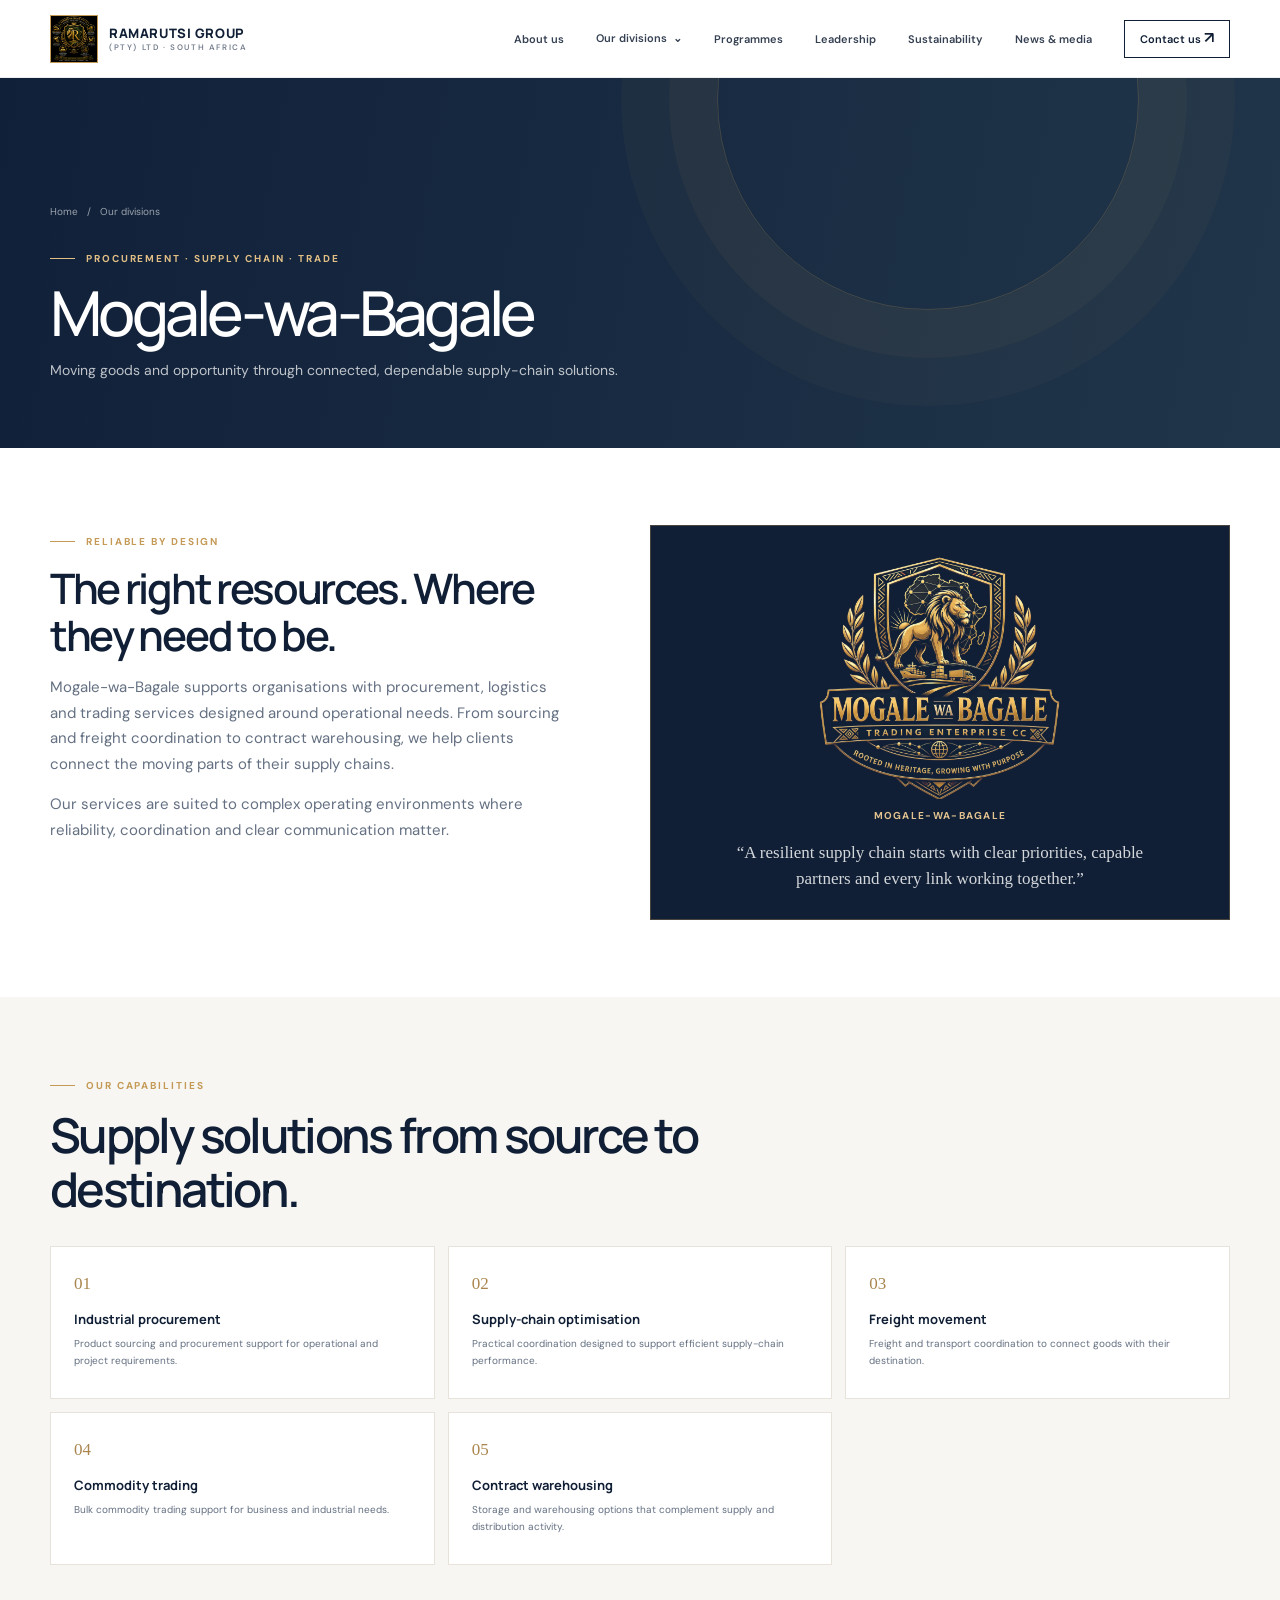
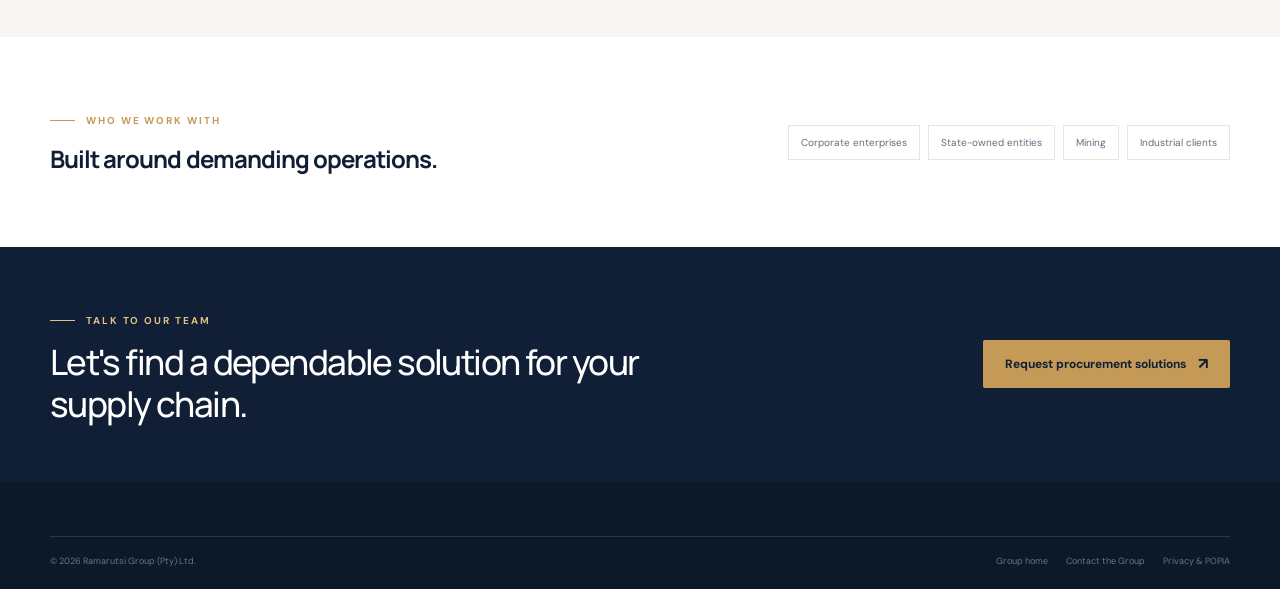
<file: ramarutsi-group-website/companies/mogale-wa-bagale.html>
<!doctype html>
<html lang="en-ZA">
<head>
  <meta charset="utf-8">
  <meta name="viewport" content="width=device-width, initial-scale=1">
  <meta name="theme-color" content="#101f35">
  <meta name="description" content="Mogale-wa-Bagale delivers procurement, logistics, freight, warehousing and supply-chain solutions for African industry.">
  <title>Mogale-wa-Bagale | Ramarutsi Group</title>
  <link rel="stylesheet" href="../assets/css/style.css">
</head>
<body>
  <header class="site-header"><nav class="container nav-inner" aria-label="Main navigation">
    <a class="brand" href="../index.html"><span class="brand-mark" aria-hidden="true"><img src="../Ramarutsi%20Group%20Logo.jpeg" alt=""></span><span class="brand-copy">Ramarutsi Group<small>(Pty) Ltd · South Africa</small></span></a>
    <button class="menu-toggle" type="button" aria-label="Open navigation menu" aria-expanded="false" aria-controls="primary-navigation">☰</button>
    <ul class="nav-links" id="primary-navigation">
      <li><a href="../index.html#about">About us</a></li>
      <li class="nav-dropdown"><button type="button" aria-haspopup="true">Our divisions <span aria-hidden="true">⌄</span></button><div class="dropdown-menu">
        <a href="africa-holdings.html">Ramarutsi Africa Holdings</a><a href="mogale-wa-bagale.html">Mogale-wa-Bagale</a><a href="funeral-services.html">Ramarutsi Funeral Services</a><a href="molokomme-monyelo-mabala.html">Molokomme Monyelo Mabala</a><a href="protection-services.html">Ramarutsi Protection Services</a><a href="reta.html">Ramarutsi Empowerment Training Academy</a>
      </div></li>
      <li><a href="../index.html#programmes">Programmes</a></li><li><a href="../index.html#leadership">Leadership</a></li><li><a href="../index.html#sustainability">Sustainability</a></li><li><a href="../index.html#news">News &amp; media</a></li>
      <li><a class="nav-cta" href="../index.html#contact">Contact us <span class="arrow" aria-hidden="true">↗</span></a></li>
    </ul>
  </nav></header>
  <main>
    <section class="page-hero"><div class="container page-hero-content">
      <div class="breadcrumbs"><a href="../index.html">Home</a><span aria-hidden="true">/</span><span>Our divisions</span></div>
      <span class="eyebrow">Procurement · Supply chain · Trade</span>
      <h1>Mogale-wa-Bagale</h1>
      <p>Moving goods and opportunity through connected, dependable supply-chain solutions.</p>
    </div></section>
    <section class="company-intro"><div class="container company-grid">
      <div><span class="eyebrow">Reliable by design</span><h2 class="section-heading">The right resources. Where they need to be.</h2><p>Mogale-wa-Bagale supports organisations with procurement, logistics and trading services designed around operational needs. From sourcing and freight coordination to contract warehousing, we help clients connect the moving parts of their supply chains.</p><p>Our services are suited to complex operating environments where reliability, coordination and clear communication matter.</p></div>
      <figure class="company-visual"><img src="../assets/images/division-mogale-wa-bagale.webp" alt="Mogale-wa-Bagale emblem" loading="lazy" decoding="async"><figcaption>Mogale-wa-Bagale</figcaption><blockquote>“A resilient supply chain starts with clear priorities, capable partners and every link working together.”</blockquote></figure>
    </div></section>
    <section class="focus-section"><div class="container">
      <span class="eyebrow">Our capabilities</span><h2 class="section-heading">Supply solutions from source to destination.</h2>
      <div class="focus-grid">
        <article class="focus-item"><span class="focus-number">01</span><h3>Industrial procurement</h3><p>Product sourcing and procurement support for operational and project requirements.</p></article>
        <article class="focus-item"><span class="focus-number">02</span><h3>Supply-chain optimisation</h3><p>Practical coordination designed to support efficient supply-chain performance.</p></article>
        <article class="focus-item"><span class="focus-number">03</span><h3>Freight movement</h3><p>Freight and transport coordination to connect goods with their destination.</p></article>
        <article class="focus-item"><span class="focus-number">04</span><h3>Commodity trading</h3><p>Bulk commodity trading support for business and industrial needs.</p></article>
        <article class="focus-item"><span class="focus-number">05</span><h3>Contract warehousing</h3><p>Storage and warehousing options that complement supply and distribution activity.</p></article>
      </div>
    </div></section>
    <section class="audience"><div class="container audience-inner"><div><span class="eyebrow">Who we work with</span><h2>Built around demanding operations.</h2></div><div class="audience-tags"><span>Corporate enterprises</span><span>State-owned entities</span><span>Mining</span><span>Industrial clients</span></div></div></section>
    <section class="company-cta"><div class="container company-cta-inner"><div><span class="eyebrow">Talk to our team</span><h2>Let's find a dependable solution for your supply chain.</h2></div><a class="button button-gold" href="../index.html?division=mogale-wa-bagale#contact">Request procurement solutions <span class="arrow" aria-hidden="true">↗</span></a></div></section>
  </main>
  <footer class="site-footer"><div class="container footer-bottom"><span>© <span data-year></span> Ramarutsi Group (Pty) Ltd.</span><div class="footer-legal"><a href="../index.html">Group home</a><a href="../index.html#contact">Contact the Group</a><a href="../privacy.html">Privacy &amp; POPIA</a></div></div></footer>
  <script src="../assets/js/main.js" defer></script>
</body>
</html>
</file>
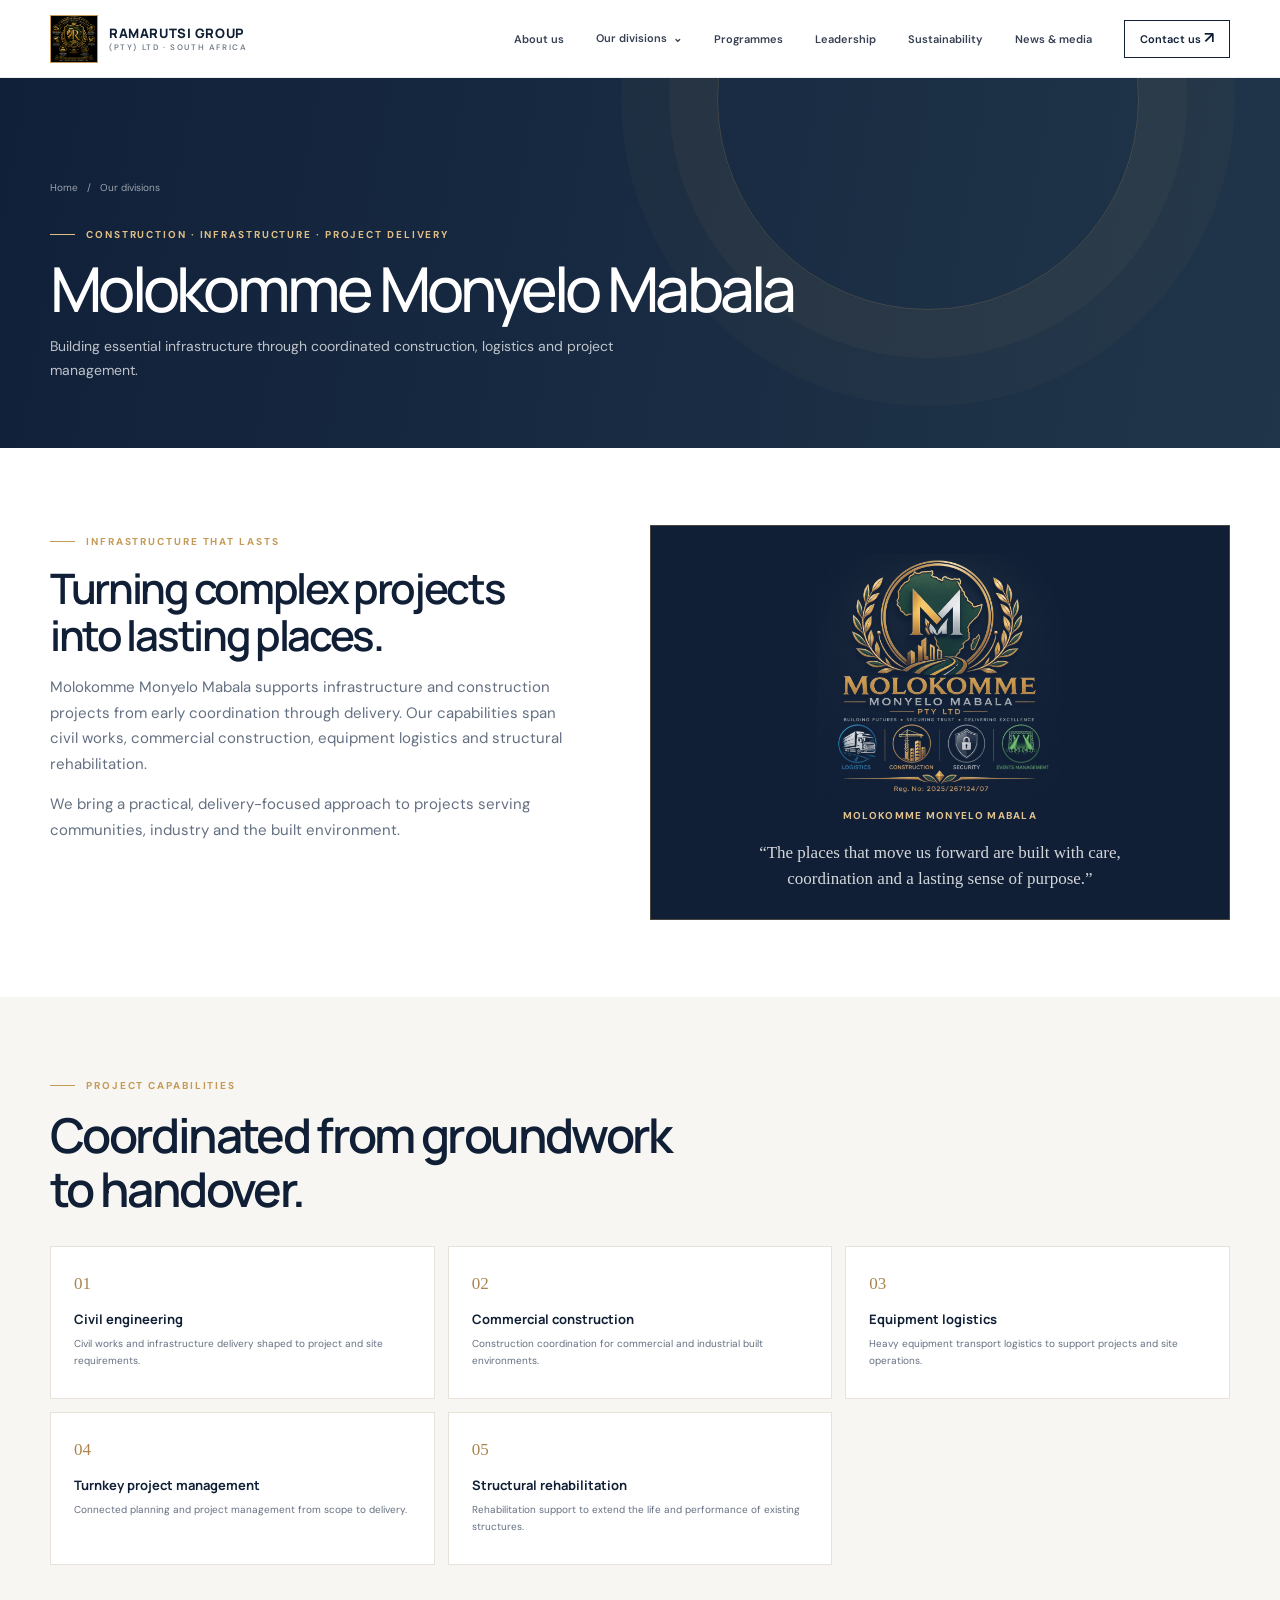
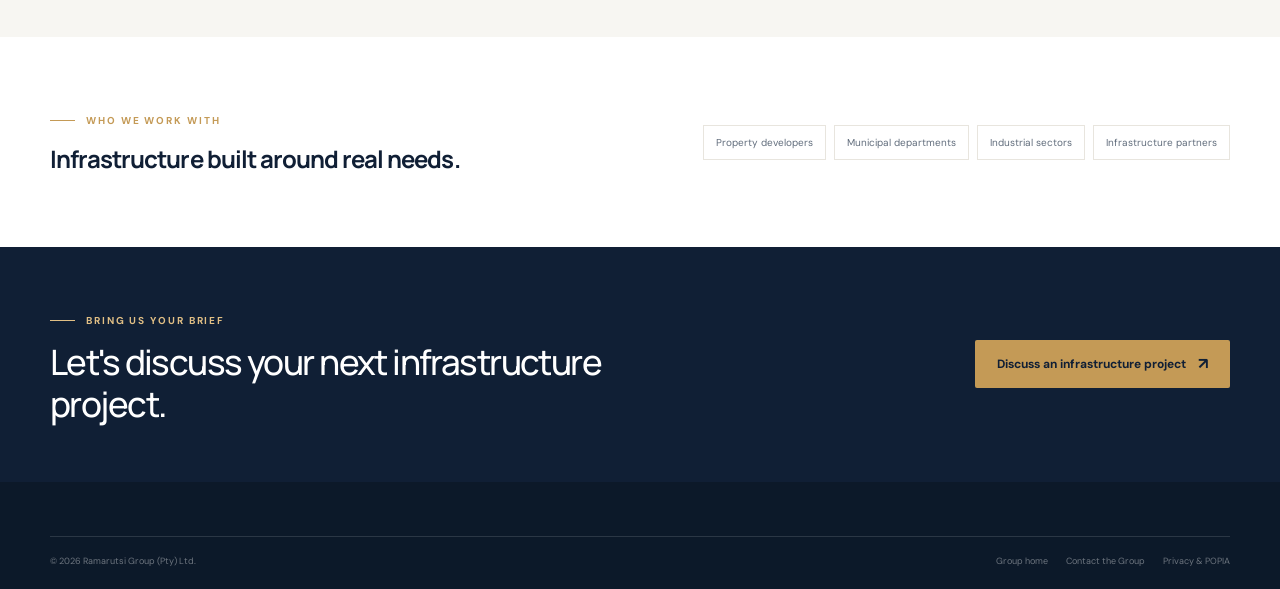
<file: ramarutsi-group-website/companies/molokomme-monyelo-mabala.html>
<!doctype html>
<html lang="en-ZA">
<head>
  <meta charset="utf-8">
  <meta name="viewport" content="width=device-width, initial-scale=1">
  <meta name="theme-color" content="#101f35">
  <meta name="description" content="Molokomme Monyelo Mabala delivers construction, civil engineering, infrastructure logistics and project management.">
  <title>Molokomme Monyelo Mabala | Ramarutsi Group</title>
  <link rel="stylesheet" href="../assets/css/style.css">
</head>
<body>
  <header class="site-header"><nav class="container nav-inner" aria-label="Main navigation">
    <a class="brand" href="../index.html"><span class="brand-mark" aria-hidden="true"><img src="../Ramarutsi%20Group%20Logo.jpeg" alt=""></span><span class="brand-copy">Ramarutsi Group<small>(Pty) Ltd · South Africa</small></span></a>
    <button class="menu-toggle" type="button" aria-label="Open navigation menu" aria-expanded="false" aria-controls="primary-navigation">☰</button>
    <ul class="nav-links" id="primary-navigation">
      <li><a href="../index.html#about">About us</a></li>
      <li class="nav-dropdown"><button type="button" aria-haspopup="true">Our divisions <span aria-hidden="true">⌄</span></button><div class="dropdown-menu">
        <a href="africa-holdings.html">Ramarutsi Africa Holdings</a><a href="mogale-wa-bagale.html">Mogale-wa-Bagale</a><a href="funeral-services.html">Ramarutsi Funeral Services</a><a href="molokomme-monyelo-mabala.html">Molokomme Monyelo Mabala</a><a href="protection-services.html">Ramarutsi Protection Services</a><a href="reta.html">Ramarutsi Empowerment Training Academy</a>
      </div></li>
      <li><a href="../index.html#programmes">Programmes</a></li><li><a href="../index.html#leadership">Leadership</a></li><li><a href="../index.html#sustainability">Sustainability</a></li><li><a href="../index.html#news">News &amp; media</a></li>
      <li><a class="nav-cta" href="../index.html#contact">Contact us <span class="arrow" aria-hidden="true">↗</span></a></li>
    </ul>
  </nav></header>
  <main>
    <section class="page-hero"><div class="container page-hero-content">
      <div class="breadcrumbs"><a href="../index.html">Home</a><span aria-hidden="true">/</span><span>Our divisions</span></div>
      <span class="eyebrow">Construction · Infrastructure · Project delivery</span>
      <h1>Molokomme Monyelo Mabala</h1>
      <p>Building essential infrastructure through coordinated construction, logistics and project management.</p>
    </div></section>
    <section class="company-intro"><div class="container company-grid">
      <div><span class="eyebrow">Infrastructure that lasts</span><h2 class="section-heading">Turning complex projects into lasting places.</h2><p>Molokomme Monyelo Mabala supports infrastructure and construction projects from early coordination through delivery. Our capabilities span civil works, commercial construction, equipment logistics and structural rehabilitation.</p><p>We bring a practical, delivery-focused approach to projects serving communities, industry and the built environment.</p></div>
      <figure class="company-visual"><img src="../assets/images/division-molokomme-monyelo-mabala.webp" alt="Molokomme Monyelo Mabala emblem" loading="lazy" decoding="async"><figcaption>Molokomme Monyelo Mabala</figcaption><blockquote>“The places that move us forward are built with care, coordination and a lasting sense of purpose.”</blockquote></figure>
    </div></section>
    <section class="focus-section"><div class="container">
      <span class="eyebrow">Project capabilities</span><h2 class="section-heading">Coordinated from groundwork to handover.</h2>
      <div class="focus-grid">
        <article class="focus-item"><span class="focus-number">01</span><h3>Civil engineering</h3><p>Civil works and infrastructure delivery shaped to project and site requirements.</p></article>
        <article class="focus-item"><span class="focus-number">02</span><h3>Commercial construction</h3><p>Construction coordination for commercial and industrial built environments.</p></article>
        <article class="focus-item"><span class="focus-number">03</span><h3>Equipment logistics</h3><p>Heavy equipment transport logistics to support projects and site operations.</p></article>
        <article class="focus-item"><span class="focus-number">04</span><h3>Turnkey project management</h3><p>Connected planning and project management from scope to delivery.</p></article>
        <article class="focus-item"><span class="focus-number">05</span><h3>Structural rehabilitation</h3><p>Rehabilitation support to extend the life and performance of existing structures.</p></article>
      </div>
    </div></section>
    <section class="audience"><div class="container audience-inner"><div><span class="eyebrow">Who we work with</span><h2>Infrastructure built around real needs.</h2></div><div class="audience-tags"><span>Property developers</span><span>Municipal departments</span><span>Industrial sectors</span><span>Infrastructure partners</span></div></div></section>
    <section class="company-cta"><div class="container company-cta-inner"><div><span class="eyebrow">Bring us your brief</span><h2>Let's discuss your next infrastructure project.</h2></div><a class="button button-gold" href="../index.html?division=molokomme-monyelo-mabala#contact">Discuss an infrastructure project <span class="arrow" aria-hidden="true">↗</span></a></div></section>
  </main>
  <footer class="site-footer"><div class="container footer-bottom"><span>© <span data-year></span> Ramarutsi Group (Pty) Ltd.</span><div class="footer-legal"><a href="../index.html">Group home</a><a href="../index.html#contact">Contact the Group</a><a href="../privacy.html">Privacy &amp; POPIA</a></div></div></footer>
  <script src="../assets/js/main.js" defer></script>
</body>
</html>
</file>
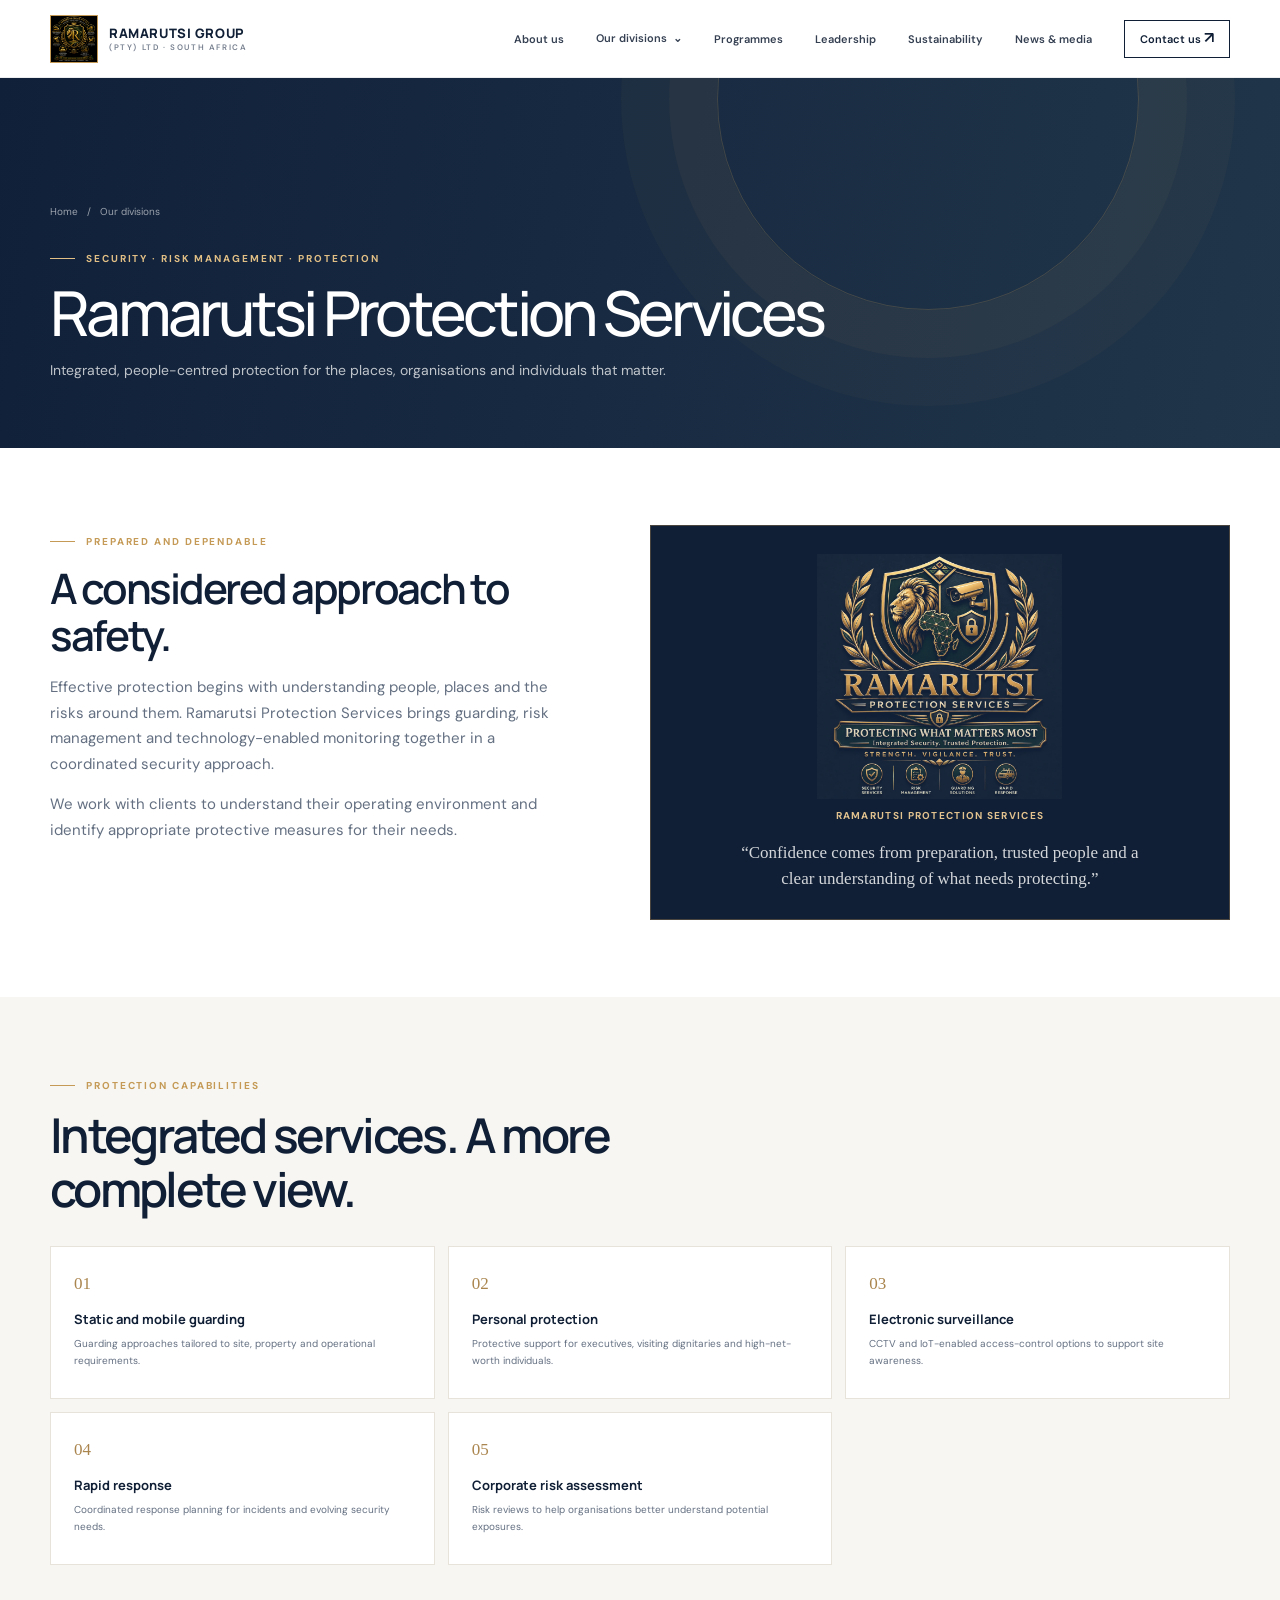
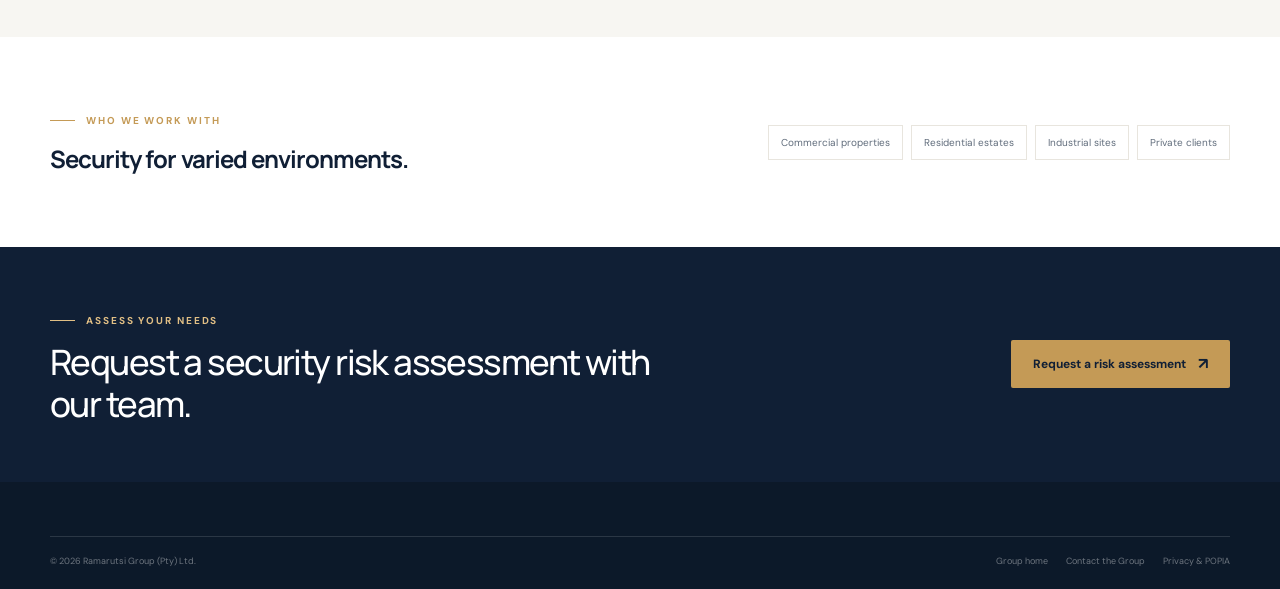
<file: ramarutsi-group-website/companies/protection-services.html>
<!doctype html>
<html lang="en-ZA">
<head>
  <meta charset="utf-8">
  <meta name="viewport" content="width=device-width, initial-scale=1">
  <meta name="theme-color" content="#101f35">
  <meta name="description" content="Ramarutsi Protection Services provides security guarding, risk assessment, surveillance and integrated protection.">
  <title>Ramarutsi Protection Services | Ramarutsi Group</title>
  <link rel="stylesheet" href="../assets/css/style.css">
</head>
<body>
  <header class="site-header"><nav class="container nav-inner" aria-label="Main navigation">
    <a class="brand" href="../index.html"><span class="brand-mark" aria-hidden="true"><img src="../Ramarutsi%20Group%20Logo.jpeg" alt=""></span><span class="brand-copy">Ramarutsi Group<small>(Pty) Ltd · South Africa</small></span></a>
    <button class="menu-toggle" type="button" aria-label="Open navigation menu" aria-expanded="false" aria-controls="primary-navigation">☰</button>
    <ul class="nav-links" id="primary-navigation">
      <li><a href="../index.html#about">About us</a></li>
      <li class="nav-dropdown"><button type="button" aria-haspopup="true">Our divisions <span aria-hidden="true">⌄</span></button><div class="dropdown-menu">
        <a href="africa-holdings.html">Ramarutsi Africa Holdings</a><a href="mogale-wa-bagale.html">Mogale-wa-Bagale</a><a href="funeral-services.html">Ramarutsi Funeral Services</a><a href="molokomme-monyelo-mabala.html">Molokomme Monyelo Mabala</a><a href="protection-services.html">Ramarutsi Protection Services</a><a href="reta.html">Ramarutsi Empowerment Training Academy</a>
      </div></li>
      <li><a href="../index.html#programmes">Programmes</a></li><li><a href="../index.html#leadership">Leadership</a></li><li><a href="../index.html#sustainability">Sustainability</a></li><li><a href="../index.html#news">News &amp; media</a></li>
      <li><a class="nav-cta" href="../index.html#contact">Contact us <span class="arrow" aria-hidden="true">↗</span></a></li>
    </ul>
  </nav></header>
  <main>
    <section class="page-hero"><div class="container page-hero-content">
      <div class="breadcrumbs"><a href="../index.html">Home</a><span aria-hidden="true">/</span><span>Our divisions</span></div>
      <span class="eyebrow">Security · Risk management · Protection</span>
      <h1>Ramarutsi Protection Services</h1>
      <p>Integrated, people-centred protection for the places, organisations and individuals that matter.</p>
    </div></section>
    <section class="company-intro"><div class="container company-grid">
      <div><span class="eyebrow">Prepared and dependable</span><h2 class="section-heading">A considered approach to safety.</h2><p>Effective protection begins with understanding people, places and the risks around them. Ramarutsi Protection Services brings guarding, risk management and technology-enabled monitoring together in a coordinated security approach.</p><p>We work with clients to understand their operating environment and identify appropriate protective measures for their needs.</p></div>
      <figure class="company-visual"><img src="../assets/images/division-protection-services.webp" alt="Ramarutsi Protection Services emblem" loading="lazy" decoding="async"><figcaption>Ramarutsi Protection Services</figcaption><blockquote>“Confidence comes from preparation, trusted people and a clear understanding of what needs protecting.”</blockquote></figure>
    </div></section>
    <section class="focus-section"><div class="container">
      <span class="eyebrow">Protection capabilities</span><h2 class="section-heading">Integrated services. A more complete view.</h2>
      <div class="focus-grid">
        <article class="focus-item"><span class="focus-number">01</span><h3>Static and mobile guarding</h3><p>Guarding approaches tailored to site, property and operational requirements.</p></article>
        <article class="focus-item"><span class="focus-number">02</span><h3>Personal protection</h3><p>Protective support for executives, visiting dignitaries and high-net-worth individuals.</p></article>
        <article class="focus-item"><span class="focus-number">03</span><h3>Electronic surveillance</h3><p>CCTV and IoT-enabled access-control options to support site awareness.</p></article>
        <article class="focus-item"><span class="focus-number">04</span><h3>Rapid response</h3><p>Coordinated response planning for incidents and evolving security needs.</p></article>
        <article class="focus-item"><span class="focus-number">05</span><h3>Corporate risk assessment</h3><p>Risk reviews to help organisations better understand potential exposures.</p></article>
      </div>
    </div></section>
    <section class="audience"><div class="container audience-inner"><div><span class="eyebrow">Who we work with</span><h2>Security for varied environments.</h2></div><div class="audience-tags"><span>Commercial properties</span><span>Residential estates</span><span>Industrial sites</span><span>Private clients</span></div></div></section>
    <section class="company-cta"><div class="container company-cta-inner"><div><span class="eyebrow">Assess your needs</span><h2>Request a security risk assessment with our team.</h2></div><a class="button button-gold" href="../index.html?division=protection-services#contact">Request a risk assessment <span class="arrow" aria-hidden="true">↗</span></a></div></section>
  </main>
  <footer class="site-footer"><div class="container footer-bottom"><span>© <span data-year></span> Ramarutsi Group (Pty) Ltd.</span><div class="footer-legal"><a href="../index.html">Group home</a><a href="../index.html#contact">Contact the Group</a><a href="../privacy.html">Privacy &amp; POPIA</a></div></div></footer>
  <script src="../assets/js/main.js" defer></script>
</body>
</html>
</file>
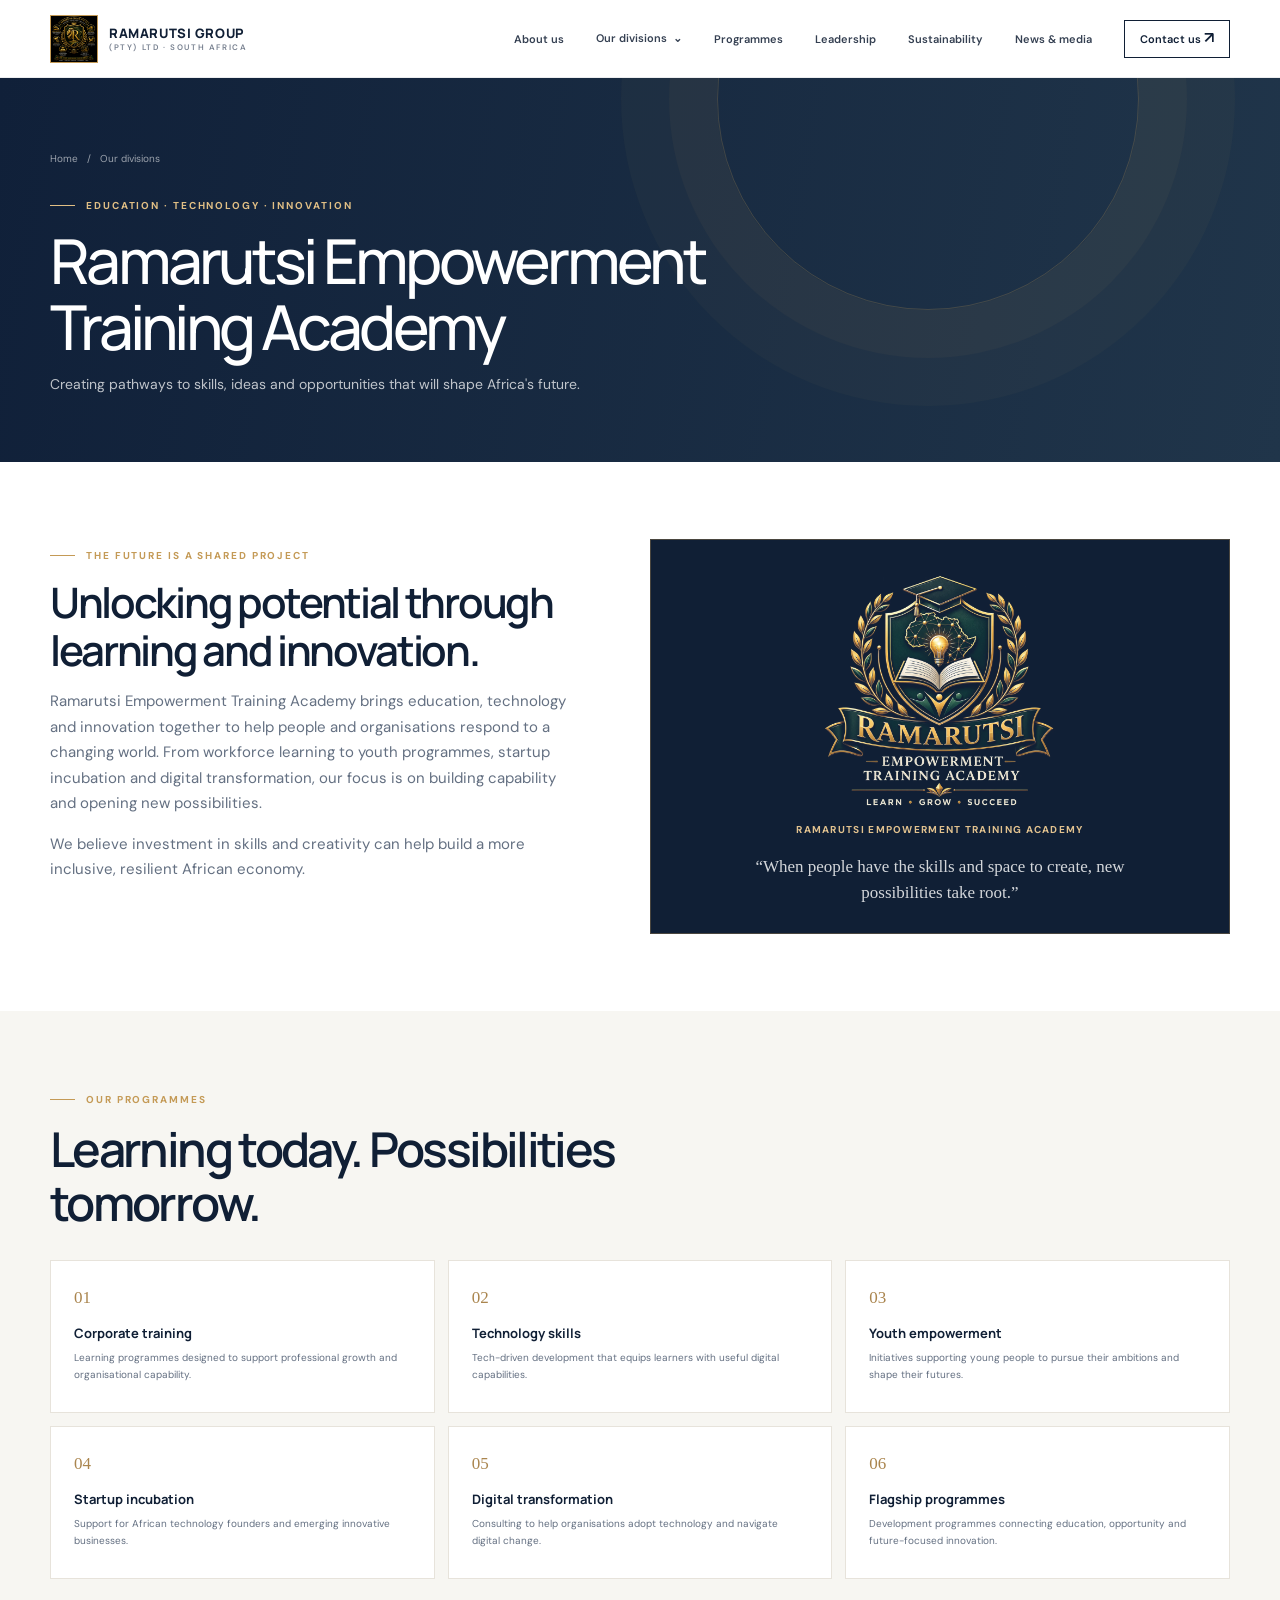
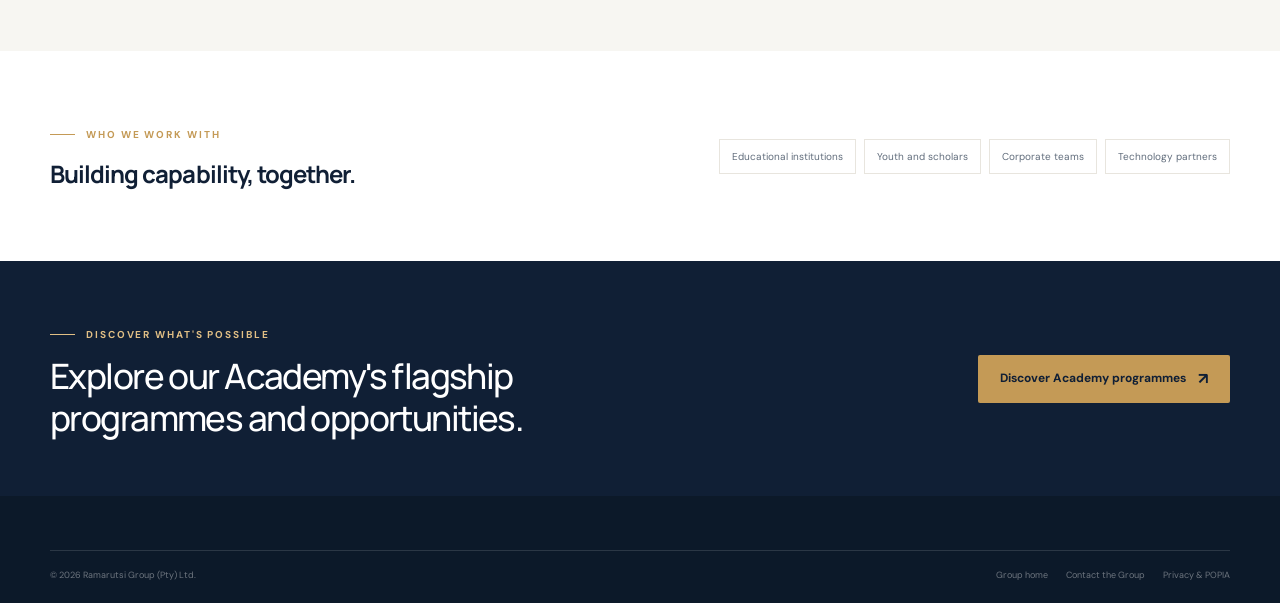
<file: ramarutsi-group-website/companies/reta.html>
<!doctype html>
<html lang="en-ZA">
<head>
  <meta charset="utf-8">
  <meta name="viewport" content="width=device-width, initial-scale=1">
  <meta name="theme-color" content="#101f35">
  <meta name="description" content="Ramarutsi Empowerment Training Academy advances education, digital skills, youth empowerment and African technology innovation.">
  <title>Ramarutsi Empowerment Training Academy | Ramarutsi Group</title>
  <link rel="stylesheet" href="../assets/css/style.css">
</head>
<body>
  <header class="site-header"><nav class="container nav-inner" aria-label="Main navigation">
    <a class="brand" href="../index.html"><span class="brand-mark" aria-hidden="true"><img src="../Ramarutsi%20Group%20Logo.jpeg" alt=""></span><span class="brand-copy">Ramarutsi Group<small>(Pty) Ltd · South Africa</small></span></a>
    <button class="menu-toggle" type="button" aria-label="Open navigation menu" aria-expanded="false" aria-controls="primary-navigation">☰</button>
    <ul class="nav-links" id="primary-navigation">
      <li><a href="../index.html#about">About us</a></li>
      <li class="nav-dropdown"><button type="button" aria-haspopup="true">Our divisions <span aria-hidden="true">⌄</span></button><div class="dropdown-menu">
        <a href="africa-holdings.html">Ramarutsi Africa Holdings</a><a href="mogale-wa-bagale.html">Mogale-wa-Bagale</a><a href="funeral-services.html">Ramarutsi Funeral Services</a><a href="molokomme-monyelo-mabala.html">Molokomme Monyelo Mabala</a><a href="protection-services.html">Ramarutsi Protection Services</a><a href="reta.html">Ramarutsi Empowerment Training Academy</a>
      </div></li>
      <li><a href="../index.html#programmes">Programmes</a></li><li><a href="../index.html#leadership">Leadership</a></li><li><a href="../index.html#sustainability">Sustainability</a></li><li><a href="../index.html#news">News &amp; media</a></li>
      <li><a class="nav-cta" href="../index.html#contact">Contact us <span class="arrow" aria-hidden="true">↗</span></a></li>
    </ul>
  </nav></header>
  <main>
    <section class="page-hero"><div class="container page-hero-content">
      <div class="breadcrumbs"><a href="../index.html">Home</a><span aria-hidden="true">/</span><span>Our divisions</span></div>
      <span class="eyebrow">Education · Technology · Innovation</span>
      <h1>Ramarutsi Empowerment Training Academy</h1>
      <p>Creating pathways to skills, ideas and opportunities that will shape Africa's future.</p>
    </div></section>
    <section class="company-intro"><div class="container company-grid">
      <div><span class="eyebrow">The future is a shared project</span><h2 class="section-heading">Unlocking potential through learning and innovation.</h2><p>Ramarutsi Empowerment Training Academy brings education, technology and innovation together to help people and organisations respond to a changing world. From workforce learning to youth programmes, startup incubation and digital transformation, our focus is on building capability and opening new possibilities.</p><p>We believe investment in skills and creativity can help build a more inclusive, resilient African economy.</p></div>
      <figure class="company-visual"><img src="../assets/images/division-reta.webp" alt="Ramarutsi Empowerment Training Academy emblem" loading="lazy" decoding="async"><figcaption>Ramarutsi Empowerment Training Academy</figcaption><blockquote>“When people have the skills and space to create, new possibilities take root.”</blockquote></figure>
    </div></section>
    <section class="focus-section"><div class="container">
      <span class="eyebrow">Our programmes</span><h2 class="section-heading">Learning today. Possibilities tomorrow.</h2>
      <div class="focus-grid">
        <article class="focus-item"><span class="focus-number">01</span><h3>Corporate training</h3><p>Learning programmes designed to support professional growth and organisational capability.</p></article>
        <article class="focus-item"><span class="focus-number">02</span><h3>Technology skills</h3><p>Tech-driven development that equips learners with useful digital capabilities.</p></article>
        <article class="focus-item"><span class="focus-number">03</span><h3>Youth empowerment</h3><p>Initiatives supporting young people to pursue their ambitions and shape their futures.</p></article>
        <article class="focus-item"><span class="focus-number">04</span><h3>Startup incubation</h3><p>Support for African technology founders and emerging innovative businesses.</p></article>
        <article class="focus-item"><span class="focus-number">05</span><h3>Digital transformation</h3><p>Consulting to help organisations adopt technology and navigate digital change.</p></article>
        <article class="focus-item"><span class="focus-number">06</span><h3>Flagship programmes</h3><p>Development programmes connecting education, opportunity and future-focused innovation.</p></article>
      </div>
    </div></section>
    <section class="audience"><div class="container audience-inner"><div><span class="eyebrow">Who we work with</span><h2>Building capability, together.</h2></div><div class="audience-tags"><span>Educational institutions</span><span>Youth and scholars</span><span>Corporate teams</span><span>Technology partners</span></div></div></section>
    <section class="company-cta"><div class="container company-cta-inner"><div><span class="eyebrow">Discover what's possible</span><h2>Explore our Academy's flagship programmes and opportunities.</h2></div><a class="button button-gold" href="../index.html?division=reta#contact">Discover Academy programmes <span class="arrow" aria-hidden="true">↗</span></a></div></section>
  </main>
  <footer class="site-footer"><div class="container footer-bottom"><span>© <span data-year></span> Ramarutsi Group (Pty) Ltd.</span><div class="footer-legal"><a href="../index.html">Group home</a><a href="../index.html#contact">Contact the Group</a><a href="../privacy.html">Privacy &amp; POPIA</a></div></div></footer>
  <script src="../assets/js/main.js" defer></script>
</body>
</html>
</file>
<file: ramarutsi-group-website/assets/css/style.css>
@import url('https://fonts.googleapis.com/css2?family=DM+Sans:wght@400;500;600;700&family=Manrope:wght@400;500;600;700;800&display=swap');

:root {
  color-scheme: light;
  --navy: #101f35;
  --navy-2: #172a46;
  --gold: #c49a56;
  --gold-light: #ead7b5;
  --ink: #1d2734;
  --muted: #647082;
  --paper: #f7f6f2;
  --white: #fff;
  --line: #e8e5de;
  --serif: Georgia, 'Times New Roman', serif;
  --sans: 'DM Sans', Arial, sans-serif;
  --display: 'Manrope', Arial, sans-serif;
  --container: 1180px;
}

* { box-sizing: border-box; }
html { scroll-behavior: smooth; scroll-padding-top: 92px; }
body { margin: 0; color: var(--ink); background: var(--white); font-family: var(--sans); font-size: 15px; line-height: 1.7; -webkit-font-smoothing: antialiased; }
body.menu-open { overflow: hidden; }
a { color: inherit; text-decoration: none; }
button, input, select, textarea { font: inherit; }
button, a { -webkit-tap-highlight-color: transparent; }
button:focus-visible, a:focus-visible, input:focus-visible, select:focus-visible, textarea:focus-visible { outline: 3px solid #d5ab69; outline-offset: 3px; }
img { display: block; max-width: 100%; }
.container { width: min(var(--container), calc(100% - 48px)); margin-inline: auto; }
.eyebrow { display: inline-flex; align-items: center; gap: 11px; color: var(--gold); font-size: 10px; font-weight: 700; letter-spacing: .19em; line-height: 1.5; text-transform: uppercase; }
.eyebrow::before { width: 25px; height: 1px; background: currentColor; content: ''; }
.section-heading { max-width: 670px; margin: 0; color: var(--navy); font-family: var(--display); font-size: clamp(32px, 4vw, 48px); font-weight: 600; letter-spacing: -.055em; line-height: 1.14; }
.section-copy { max-width: 570px; color: var(--muted); font-size: 15px; }
.button { display: inline-flex; min-height: 48px; align-items: center; justify-content: center; gap: 12px; padding: 0 21px; border: 1px solid transparent; border-radius: 2px; cursor: pointer; font-size: 12px; font-weight: 700; transition: background .2s, color .2s, border-color .2s, transform .2s; }
.button:hover { transform: translateY(-2px); }
.button-gold { color: var(--navy); background: var(--gold); }
.button-gold:hover { background: #d3ae70; }
.button-outline { border-color: rgba(255,255,255,.55); color: var(--white); background: transparent; }
.button-outline:hover { border-color: var(--white); background: rgba(255,255,255,.08); }
.button-dark { color: var(--white); background: var(--navy); }
.button-dark:hover { background: #263d5a; }
.arrow { font-size: 16px; line-height: 1; }

.site-header { position: sticky; z-index: 20; top: 0; height: 78px; border-bottom: 1px solid rgba(16,31,53,.08); background: rgba(255,255,255,.97); backdrop-filter: blur(12px); }
.nav-inner { display: flex; height: 100%; align-items: center; justify-content: space-between; }
.brand { display: inline-flex; align-items: center; gap: 11px; flex-shrink: 0; }
.brand-mark { display: block; width: 48px; height: 48px; flex: 0 0 48px; overflow: hidden; border: 1px solid var(--gold); background: #000; line-height: 0; }
.brand-mark img { width: 100%; height: 100%; object-fit: contain; }
.brand-copy { display: grid; gap: 0; color: var(--navy); font-family: var(--display); font-size: 13px; font-weight: 800; letter-spacing: .045em; line-height: 1.25; text-transform: uppercase; }
.brand-copy small { color: #788190; font-family: var(--sans); font-size: 8px; font-weight: 600; letter-spacing: .2em; }
.nav-links { display: flex; align-items: center; gap: clamp(16px, 2.5vw, 33px); margin: 0; padding: 0; list-style: none; }
.nav-links a { color: #354052; font-size: 11px; font-weight: 600; transition: color .2s; }
.nav-links a:hover, .nav-links a[aria-current="page"] { color: #a97a32; }
.nav-links .nav-cta { padding: 11px 15px; border: 1px solid var(--navy); color: var(--navy); }
.nav-links .nav-cta:hover { color: var(--white); background: var(--navy); }
.nav-dropdown { position: relative; }
.nav-dropdown > button { display: flex; align-items: center; gap: 6px; padding: 9px 0; border: 0; color: #354052; background: transparent; cursor: pointer; font-size: 11px; font-weight: 600; }
.dropdown-menu { position: absolute; top: calc(100% + 13px); left: -18px; display: none; width: 250px; padding: 9px; border: 1px solid var(--line); background: var(--white); box-shadow: 0 18px 40px rgba(16,31,53,.12); }
.nav-dropdown:hover .dropdown-menu, .nav-dropdown:focus-within .dropdown-menu { display: grid; }
.dropdown-menu a { padding: 9px 10px; font-size: 11px; }
.dropdown-menu a:hover { background: var(--paper); }
.menu-toggle { display: none; width: 43px; height: 43px; align-items: center; justify-content: center; border: 1px solid var(--line); color: var(--navy); background: var(--white); cursor: pointer; font-size: 20px; }

.hero { position: relative; display: flex; min-height: min(660px, calc(100svh - 78px)); align-items: center; overflow: hidden; color: var(--white); background: #192b3a url('https://images.unsplash.com/photo-1516026672322-bc52d61a55d5?auto=format&fit=crop&w=2200&q=85') center 53% / cover no-repeat; }
.hero::before { position: absolute; inset: 0; background: linear-gradient(90deg, rgba(10,23,39,.91) 0%, rgba(10,23,39,.76) 44%, rgba(10,23,39,.18) 100%), linear-gradient(0deg, rgba(11,24,39,.45), transparent 60%); content: ''; }
.hero::after { position: absolute; right: 7%; bottom: -180px; width: 480px; height: 480px; border: 1px solid rgba(234,215,181,.24); border-radius: 50%; box-shadow: 0 0 0 45px rgba(234,215,181,.035), 0 0 0 90px rgba(234,215,181,.025); content: ''; pointer-events: none; }
.hero-content { position: relative; z-index: 1; padding-block: 100px; }
.hero .eyebrow { color: #e4c28b; }
.hero h1 { max-width: 760px; margin: 22px 0 17px; font-family: var(--display); font-size: clamp(46px, 7vw, 80px); font-weight: 500; letter-spacing: -.065em; line-height: 1.04; }
.hero h1 em { color: #e3c18a; font-family: var(--serif); font-weight: 400; }
.hero p { max-width: 620px; margin: 0; color: rgba(255,255,255,.79); font-size: 15px; line-height: 1.8; }
.hero-actions { display: flex; flex-wrap: wrap; gap: 12px; margin-top: 31px; }
.hero-note { display: flex; align-items: center; gap: 11px; margin-top: 59px; color: rgba(255,255,255,.74); font-size: 10px; letter-spacing: .11em; text-transform: uppercase; }
.hero-note::before { width: 37px; height: 1px; background: var(--gold); content: ''; }
.hero-corner { position: absolute; z-index: 2; right: max(24px, calc((100vw - var(--container)) / 2)); bottom: 35px; color: rgba(255,255,255,.72); font-size: 9px; letter-spacing: .2em; text-transform: uppercase; writing-mode: vertical-rl; }

.intro { padding-block: 106px 105px; background: var(--paper); }
.intro-grid { display: grid; grid-template-columns: 1fr 1.05fr; gap: 90px; align-items: center; }
.intro-aside { position: relative; min-height: 320px; padding: 35px; overflow: hidden; color: var(--white); background: var(--navy); }
.intro-aside::after { position: absolute; right: -80px; bottom: -185px; width: 350px; height: 350px; border: 1px solid rgba(196,154,86,.42); border-radius: 50%; box-shadow: 0 0 0 35px rgba(196,154,86,.07), 0 0 0 70px rgba(196,154,86,.05); content: ''; }
.intro-aside .eyebrow { color: #e2c28f; }
.intro-aside blockquote { position: relative; z-index: 1; max-width: 355px; margin: 32px 0 27px; font-family: var(--serif); font-size: clamp(24px, 3vw, 34px); line-height: 1.35; }
.intro-aside p { position: relative; z-index: 1; margin: 0; color: rgba(255,255,255,.67); font-size: 11px; }
.intro-copy .section-heading { margin-top: 16px; }
.intro-copy > p { margin: 21px 0 0; color: var(--muted); }
.intro-link { display: inline-flex; align-items: center; gap: 12px; margin-top: 23px; color: var(--navy); font-size: 12px; font-weight: 700; }

.divisions { padding-block: 105px 110px; }
.section-topline { display: flex; align-items: end; justify-content: space-between; gap: 28px; margin-bottom: 34px; }
.section-topline .section-copy { margin: 0 0 3px; }
.filter-row { display: flex; flex-wrap: wrap; gap: 8px; margin: 28px 0 30px; }
.filter-button { padding: 8px 14px; border: 1px solid var(--line); border-radius: 1px; color: #647082; background: var(--white); cursor: pointer; font-size: 10px; font-weight: 600; transition: all .2s; }
.filter-button:hover, .filter-button[aria-pressed="true"] { border-color: var(--navy); color: var(--white); background: var(--navy); }
.division-grid { display: grid; grid-template-columns: repeat(3, 1fr); gap: 14px; }
.division-card { position: relative; display: flex; min-height: 278px; flex-direction: column; padding: 26px 26px 23px; border: 1px solid var(--line); background: var(--white); transition: transform .24s, box-shadow .24s, border-color .24s; }
.division-card:hover { transform: translateY(-4px); border-color: #d0bb97; box-shadow: 0 14px 35px rgba(16,31,53,.07); }
.division-card[hidden] { display: none; }
.division-top { display: flex; align-items: center; justify-content: space-between; }
.division-icon { display: grid; width: 42px; height: 42px; place-items: center; border: 1px solid #e8e0d1; color: #ad874d; font-family: var(--serif); font-size: 17px; }
.division-icon.division-logo { width: 54px; height: 54px; overflow: hidden; border-color: #e8e0d1; border-radius: 3px; background: #000; }
.division-logo img { width: 100%; height: 100%; border-radius: inherit; object-fit: contain; transition: transform .45s cubic-bezier(.2,.7,.2,1); }
.division-card:hover .division-logo img { transform: scale(1.13); }
.division-sector { color: #818896; font-size: 9px; font-weight: 700; letter-spacing: .13em; text-transform: uppercase; }
.division-card h3 { margin: 22px 0 9px; color: var(--navy); font-family: var(--display); font-size: 18px; font-weight: 700; letter-spacing: -.04em; line-height: 1.35; }
.division-card p { margin: 0; color: var(--muted); font-size: 12px; line-height: 1.75; }
.division-card > a { display: flex; align-items: center; justify-content: space-between; margin-top: auto; padding-top: 19px; color: #8d672f; font-size: 10px; font-weight: 700; }
.division-card > a span:last-child { font-size: 16px; transition: transform .2s; }
.division-card > a:hover span:last-child { transform: translateX(4px); }

.impact { position: relative; padding-block: 74px; overflow: hidden; color: var(--white); background: var(--navy); }
.impact::after { position: absolute; top: -225px; right: -70px; width: 450px; height: 450px; border: 1px solid rgba(196,154,86,.23); border-radius: 50%; box-shadow: 0 0 0 50px rgba(196,154,86,.045), 0 0 0 100px rgba(196,154,86,.035); content: ''; }
.impact .eyebrow { color: #e1bf85; }
.impact-header { position: relative; z-index: 1; display: flex; align-items: end; justify-content: space-between; gap: 30px; margin-bottom: 44px; }
.impact .section-heading { max-width: 500px; color: var(--white); font-size: clamp(30px, 4vw, 42px); }
.impact-header p { max-width: 340px; margin: 0; color: rgba(255,255,255,.68); font-size: 12px; }
.metric-grid { position: relative; z-index: 1; display: grid; grid-template-columns: repeat(4, 1fr); border-top: 1px solid rgba(255,255,255,.2); }
.metric { min-height: 118px; padding: 24px 20px 0 0; }
.metric + .metric { padding-left: 24px; border-left: 1px solid rgba(255,255,255,.2); }
.metric strong { display: block; color: #e2c28f; font-family: var(--display); font-size: 34px; font-weight: 500; letter-spacing: -.05em; line-height: 1.2; }
.metric span { display: block; margin-top: 7px; color: rgba(255,255,255,.66); font-size: 10px; letter-spacing: .05em; }
.impact-note { position: relative; z-index: 1; margin: 20px 0 0; color: rgba(255,255,255,.45); font-size: 10px; }
.news-strip { display: flex; align-items: center; justify-content: space-between; gap: 25px; margin-top: 30px; padding-top: 18px; border-top: 1px solid rgba(255,255,255,.2); }
.news-strip strong { color: #e2c28f; font-family: var(--display); font-size: 12px; }
.news-strip p { max-width: 470px; margin: 0; color: rgba(255,255,255,.65); font-size: 11px; }

.values { padding-block: 100px; background: var(--paper); }
.values-grid { display: grid; grid-template-columns: .85fr 1.15fr; gap: 85px; }
.values-copy .section-heading { margin-top: 16px; }
.values-copy p { margin-top: 19px; color: var(--muted); }
.value-list { display: grid; grid-template-columns: 1fr 1fr; gap: 0 27px; margin: 0; padding: 0; list-style: none; }
.value-list li { padding: 22px 0; border-top: 1px solid #dedbd4; }
.value-list strong { display: block; margin-bottom: 6px; color: var(--navy); font-family: var(--display); font-size: 14px; }
.value-list span { color: var(--muted); font-size: 11px; line-height: 1.7; }

.contact { padding-block: 100px; background: var(--white); }
.contact-grid { display: grid; grid-template-columns: .85fr 1.15fr; gap: 85px; }
.contact-copy .section-heading { margin-top: 16px; }
.contact-copy > p { max-width: 410px; margin: 18px 0 25px; color: var(--muted); }
.contact-detail { display: flex; align-items: center; gap: 12px; margin-top: 13px; color: #657083; font-size: 11px; }
.contact-detail span:first-child { display: grid; width: 29px; height: 29px; place-items: center; border: 1px solid var(--line); color: #a17b42; }
.contact-form { display: grid; grid-template-columns: 1fr 1fr; gap: 15px 13px; padding: 27px; border: 1px solid var(--line); background: #fcfbf9; }
.field { display: grid; gap: 6px; }
.field-full { grid-column: 1 / -1; }
.field label { color: #354052; font-size: 10px; font-weight: 700; }
.field input, .field select, .field textarea { width: 100%; min-height: 43px; padding: 10px 12px; border: 1px solid #e3e1dc; border-radius: 1px; color: var(--ink); background: var(--white); font-size: 11px; }
.field textarea { min-height: 105px; resize: vertical; }
.form-foot { display: flex; grid-column: 1 / -1; align-items: center; justify-content: space-between; gap: 15px; }
.form-foot p { max-width: 290px; margin: 0; color: #838995; font-size: 9px; line-height: 1.6; }
.form-status { grid-column: 1 / -1; margin: 0; color: #42624b; font-size: 11px; }

.site-footer { padding-block: 54px 20px; color: rgba(255,255,255,.7); background: #0c1929; }
.footer-top { display: grid; grid-template-columns: 1.35fr 1fr 1fr; gap: 55px; padding-bottom: 39px; }
.footer-brand .brand-copy { color: var(--white); }
.footer-brand p { max-width: 330px; margin: 17px 0 0; color: rgba(255,255,255,.52); font-size: 11px; }
.footer-column h3 { margin: 1px 0 15px; color: var(--white); font-size: 10px; letter-spacing: .12em; text-transform: uppercase; }
.footer-links { display: grid; gap: 7px; }
.footer-links a { color: rgba(255,255,255,.58); font-size: 10px; }
.footer-links a:hover { color: #e2c28f; }
.footer-bottom { display: flex; justify-content: space-between; gap: 20px; padding-top: 17px; border-top: 1px solid rgba(255,255,255,.13); color: rgba(255,255,255,.4); font-size: 9px; }
.footer-legal { display: flex; flex-wrap: wrap; gap: 18px; }
.footer-legal a:hover { color: var(--white); }

.page-hero { position: relative; min-height: 370px; display: flex; align-items: end; padding-block: 72px 65px; overflow: hidden; color: var(--white); background: linear-gradient(100deg, #102039, #20354a); }
.page-hero::after { position: absolute; top: -190px; right: 11%; width: 420px; height: 420px; border: 1px solid rgba(196,154,86,.24); border-radius: 50%; box-shadow: 0 0 0 48px rgba(196,154,86,.045), 0 0 0 96px rgba(196,154,86,.035); content: ''; }
.page-hero-content { position: relative; z-index: 1; }
.breadcrumbs { display: flex; gap: 9px; align-items: center; margin-bottom: 22px; color: rgba(255,255,255,.58); font-size: 10px; }
.breadcrumbs a:hover { color: var(--white); }
.page-hero .eyebrow { color: #e1bf85; }
.page-hero h1 { max-width: 800px; margin: 13px 0 12px; font-family: var(--display); font-size: clamp(38px, 6vw, 62px); font-weight: 500; letter-spacing: -.06em; line-height: 1.08; }
.page-hero p { max-width: 620px; margin: 0; color: rgba(255,255,255,.73); font-size: 14px; }
.company-intro { padding-block: 77px; }
.company-grid { display: grid; grid-template-columns: .95fr 1.05fr; gap: 75px; align-items: start; }
.company-intro .section-heading { margin-top: 14px; font-size: clamp(30px, 4vw, 42px); }
.company-intro p { color: var(--muted); }
.company-quote { margin: 0; padding: 26px; border-left: 2px solid var(--gold); color: var(--navy); background: var(--paper); font-family: var(--serif); font-size: 23px; line-height: 1.5; }
.company-visual { display: flex; min-height: 390px; align-items: center; flex-direction: column; justify-content: center; gap: 8px; margin: 0; padding: 28px; overflow: hidden; border: 1px solid rgba(196,154,86,.32); color: var(--white); background: var(--navy); text-align: center; }
.company-visual img { width: min(100%, 245px); aspect-ratio: 1; object-fit: contain; mix-blend-mode: screen; transition: transform .65s cubic-bezier(.2,.7,.2,1); }
.company-visual:hover img { transform: scale(1.045); }
.company-visual figcaption { color: #e2c28f; font-size: 10px; font-weight: 700; letter-spacing: .13em; text-transform: uppercase; }
.company-visual blockquote { max-width: 425px; margin: 8px 0 0; color: rgba(255,255,255,.82); font-family: var(--serif); font-size: 17px; line-height: 1.5; }
.focus-section { padding-block: 72px; background: var(--paper); }
.focus-section .section-heading { margin-top: 13px; }
.focus-grid { display: grid; grid-template-columns: repeat(3, 1fr); gap: 13px; margin-top: 29px; }
.focus-item { min-height: 153px; padding: 23px; border: 1px solid #e7e3db; background: var(--white); }
.focus-number { color: #aa854e; font-family: var(--serif); font-size: 17px; }
.focus-item h3 { margin: 9px 0 5px; color: var(--navy); font-family: var(--display); font-size: 13px; }
.focus-item p { margin: 0; color: var(--muted); font-size: 10px; }
.audience { padding-block: 67px; }
.audience-inner { display: flex; align-items: center; justify-content: space-between; gap: 30px; }
.audience h2 { margin: 10px 0 0; color: var(--navy); font-family: var(--display); font-size: 24px; letter-spacing: -.04em; }
.audience-tags { display: flex; flex-wrap: wrap; justify-content: end; gap: 8px; max-width: 570px; }
.audience-tags span { padding: 8px 12px; border: 1px solid var(--line); color: #616d7c; font-size: 10px; }
.company-cta { padding-block: 57px; color: var(--white); background: var(--navy); }
.company-cta-inner { display: flex; align-items: center; justify-content: space-between; gap: 25px; }
.company-cta h2 { max-width: 650px; margin: 11px 0 0; font-family: var(--display); font-size: clamp(24px, 3.5vw, 35px); font-weight: 500; letter-spacing: -.045em; line-height: 1.2; }
.company-cta .eyebrow { color: #e1bf85; }
.funeral-page .page-hero { background: linear-gradient(100deg, #342c25, #58493a); }
.funeral-page .company-visual { border-color: rgba(216,188,144,.4); background: #392f27; }
.funeral-page .focus-section { background: #f7f3ed; }
.funeral-page .focus-item { border-color: #e9e0d2; }
.funeral-page .company-cta { background: #392f27; }
.leadership { padding-block: 90px; background: var(--paper); }
.leadership-grid { display: grid; grid-template-columns: repeat(2, minmax(0, 1fr)); gap: 20px; max-width: 900px; }
.leader-card { margin: 0; overflow: hidden; border: 1px solid var(--line); background: var(--white); }
.leader-image { height: 400px; overflow: hidden; background: #e8e4dc; }
.leader-image img { width: 100%; height: 100%; object-fit: cover; object-position: center 36%; transition: transform .8s cubic-bezier(.2,.7,.2,1); }
.leader-card:first-child .leader-image img { object-position: center 34%; }
.leader-card:hover .leader-image img { transform: scale(1.035); }
.leader-card figcaption { padding: 20px 23px 22px; }
.leader-card figcaption .eyebrow { font-size: 9px; }
.leader-card h3 { margin: 6px 0 0; color: var(--navy); font-family: var(--display); font-size: 19px; letter-spacing: -.035em; }
.motion-ready .reveal { opacity: 0; transform: translateY(22px); transition: opacity .65s ease, transform .65s cubic-bezier(.2,.7,.2,1); }
.motion-ready .reveal.is-visible { opacity: 1; transform: translateY(0); }
.motion-ready .reveal-delay-1 { transition-delay: .1s; }
.motion-ready .reveal-delay-2 { transition-delay: .2s; }
@keyframes hero-enter { from { opacity: 0; transform: translateY(16px); } to { opacity: 1; transform: translateY(0); } }
.hero-content > * { animation: hero-enter .7s both; }
.hero-content > :nth-child(2) { animation-delay: .08s; }
.hero-content > :nth-child(3) { animation-delay: .16s; }
.hero-content > :nth-child(4) { animation-delay: .24s; }
.hero-content > :nth-child(5) { animation-delay: .32s; }
.policy-content { padding-block: 70px 90px; }
.policy-content .section-heading { margin: 14px 0 26px; }
.policy-content h2 { margin: 31px 0 8px; color: var(--navy); font-family: var(--display); font-size: 19px; letter-spacing: -.025em; }
.policy-content p, .policy-content li { max-width: 790px; color: var(--muted); font-size: 13px; }
.policy-content ul { padding-left: 21px; }
.policy-updated { color: #818896 !important; font-size: 10px !important; }

@media (min-width: 1450px) { :root { --container: 1260px; } }
@media (max-width: 920px) {
  .nav-links { gap: 14px; }
  .nav-links a, .nav-dropdown > button { font-size: 10px; }
  .intro-grid, .values-grid, .contact-grid, .company-grid { gap: 45px; }
  .division-card { padding: 22px 20px; }
}
@media (max-width: 760px) {
  html { scroll-padding-top: 72px; }
  .container { width: min(var(--container), calc(100% - 36px)); }
  .site-header { height: 68px; }
  .menu-toggle { display: flex; }
  .nav-links { position: fixed; inset: 68px 0 0; display: none; align-items: stretch; flex-direction: column; gap: 0; padding: 17px 22px 35px; overflow-y: auto; background: var(--white); }
  .nav-links.is-open { display: flex; }
  .nav-links > li { border-bottom: 1px solid var(--line); }
  .nav-links > li > a, .nav-dropdown > button { display: flex; width: 100%; padding: 15px 5px; font-size: 14px; }
  .nav-links .nav-cta { justify-content: center; margin-top: 15px; }
  .nav-dropdown { width: 100%; }
  .nav-dropdown > button { justify-content: space-between; }
  .dropdown-menu { position: static; display: grid; width: 100%; padding: 0 0 11px 10px; border: 0; box-shadow: none; }
  .dropdown-menu a { font-size: 12px; }
  .hero { min-height: 640px; min-height: min(700px, calc(100svh - 68px)); background-position: 58% center; }
  .hero::before { background: linear-gradient(90deg, rgba(10,23,39,.88), rgba(10,23,39,.55)), linear-gradient(0deg, rgba(11,24,39,.42), transparent 60%); }
  .hero-content { padding-block: 68px; }
  .hero h1 { max-width: 590px; font-size: clamp(43px, 10vw, 67px); }
  .hero p { font-size: 13px; }
  .hero-note { margin-top: 42px; }
  .hero-corner { display: none; }
  .intro, .divisions, .values, .contact { padding-block: 72px; }
  .intro-grid, .values-grid, .contact-grid, .company-grid { grid-template-columns: 1fr; gap: 31px; }
  .intro-aside { min-height: 275px; }
  .section-topline, .impact-header { align-items: start; flex-direction: column; }
  .section-topline .section-copy { max-width: 510px; }
  .division-grid { grid-template-columns: repeat(2, 1fr); }
  .metric-grid { grid-template-columns: repeat(2, 1fr); }
  .metric { min-height: 103px; }
  .metric + .metric { padding-left: 16px; }
  .metric:nth-child(3) { padding-left: 0; border-left: 0; }
  .metric:nth-child(n+3) { border-top: 1px solid rgba(255,255,255,.2); padding-top: 20px; }
  .impact { padding-block: 67px; }
  .impact-header { gap: 17px; margin-bottom: 29px; }
  .news-strip { align-items: start; flex-direction: column; gap: 7px; }
  .value-list { gap: 0 19px; }
  .contact-form { padding: 21px; }
  .footer-top { grid-template-columns: 1fr 1fr; gap: 33px; }
  .footer-brand { grid-column: 1 / -1; }
  .page-hero { min-height: 340px; padding-block: 55px; }
  .company-intro, .focus-section, .audience { padding-block: 58px; }
  .leadership { padding-block: 65px; }
  .leader-image { height: 300px; }
  .company-visual { min-height: 330px; }
  .focus-grid { grid-template-columns: repeat(2, 1fr); }
  .audience-inner, .company-cta-inner { align-items: start; flex-direction: column; }
  .audience-tags { justify-content: start; }
}
@media (max-width: 460px) {
  .container { width: calc(100% - 32px); }
  .brand-mark { width: 44px; height: 44px; flex-basis: 44px; }
  .hero { min-height: 620px; }
  .hero h1 { font-size: clamp(41px, 12vw, 53px); }
  .hero-actions { align-items: stretch; flex-direction: column; max-width: 270px; }
  .hero-actions .button { justify-content: space-between; }
  .hero-note { margin-top: 34px; font-size: 8px; }
  .division-grid, .focus-grid, .value-list { grid-template-columns: 1fr; }
  .leadership-grid { grid-template-columns: 1fr; }
  .leader-image { height: 360px; }
  .division-card { min-height: 245px; }
  .metric-grid { column-gap: 12px; }
  .metric strong { font-size: 29px; }
  .metric span { max-width: 130px; font-size: 9px; }
  .contact-form { grid-template-columns: 1fr; padding: 18px; }
  .field-full, .form-foot, .form-status { grid-column: 1; }
  .form-foot { align-items: start; flex-direction: column; }
  .form-foot .button { width: 100%; }
  .footer-top { grid-template-columns: 1fr 1fr; gap: 25px 15px; }
  .footer-bottom { align-items: start; flex-direction: column; gap: 9px; }
  .focus-item { min-height: unset; }
}
@media (prefers-reduced-motion: reduce) {
  *, *::before, *::after { scroll-behavior: auto !important; transition-duration: .01ms !important; animation-duration: .01ms !important; animation-iteration-count: 1 !important; }
  .motion-ready .reveal { opacity: 1; transform: none; }
}
</file>
